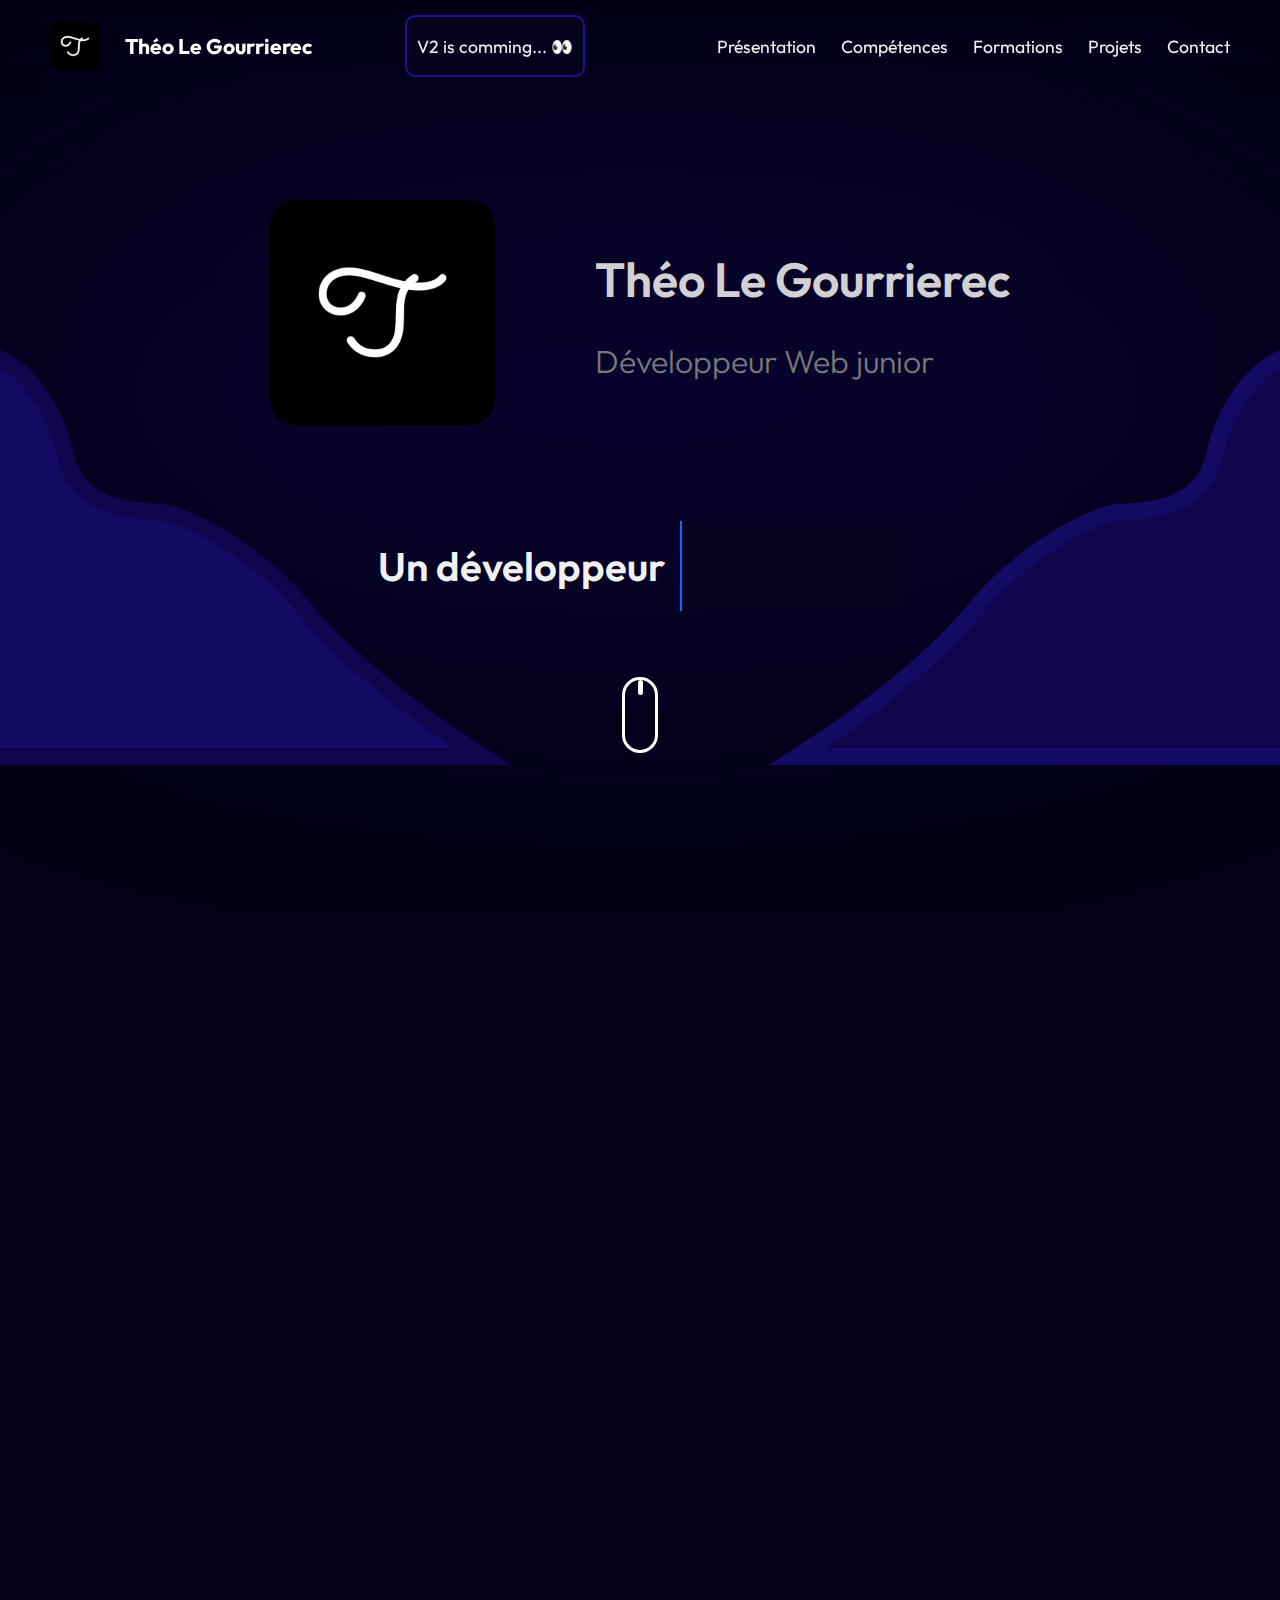
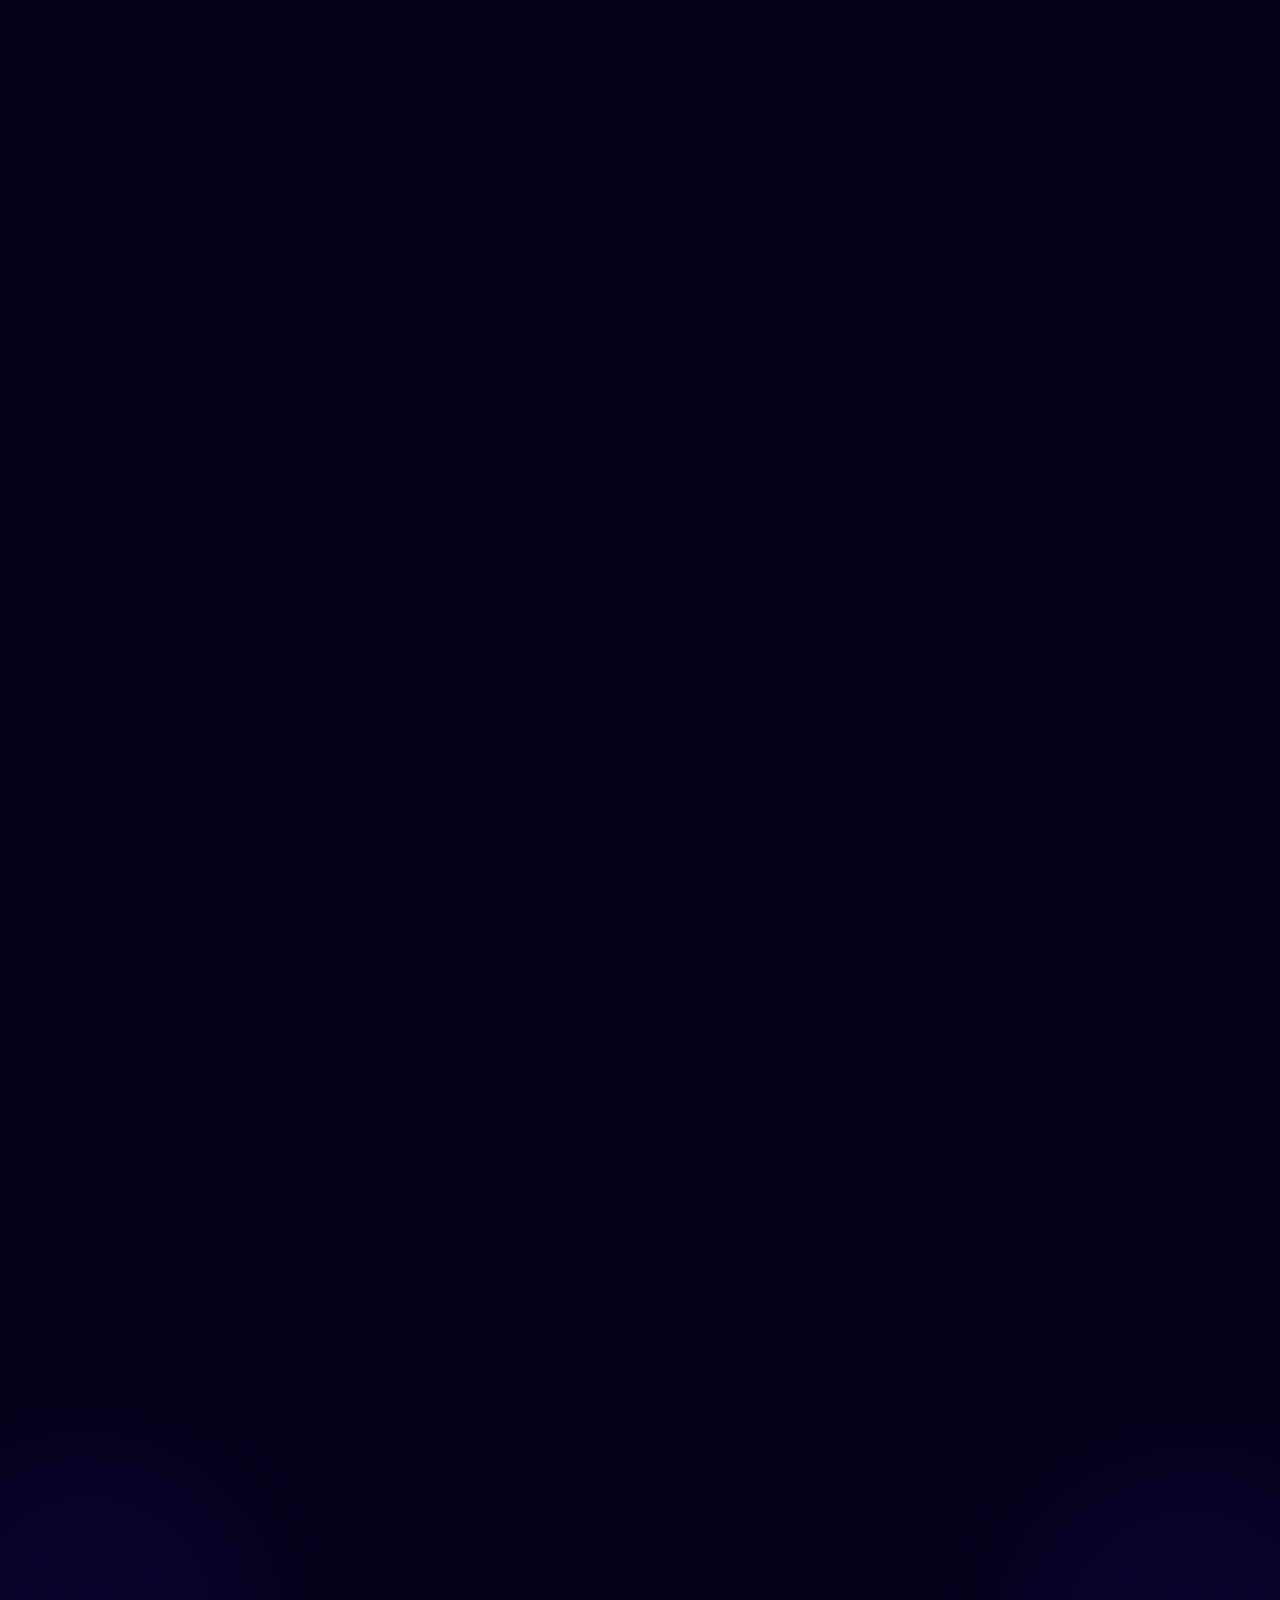
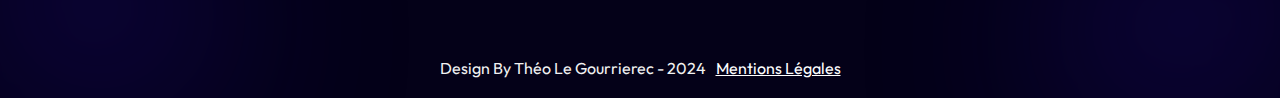
<file: index.html>
<!DOCTYPE html>
<html lang="fr">

<head>
    <meta charset="UTF-8">
    <meta http-equiv="X-UA-Compatible" content="IE=edge">
    <meta name="viewport" content="width=device-width, initial-scale=1.0">
    <meta name="description" content="Découvrez le site web portfolio de Théo Le Gourrierec, étudiant en première année de BUT MMI à Lannion. Présentation, compétences, projets, formations et contacts sont à votre disposition pour en apprendre plus sur moi.">
    <link rel="stylesheet" href="CSS/styles.css">
    <link rel="shortcut icon" href="Assets/accueil/logo.svg">
    <title>Portfolio - Théo Le Gourrierec</title>
</head>

<body>

    <!-- Accueil -->

    <section>

        <nav class="accueil_nav">

            <a class="logo" href="index.html">
                <img src="Assets/accueil/logo.svg" alt="Mon logo">
                <h2>Théo Le Gourrierec</h2>
            </a>

            <div class="v2">
                <p>V2 is comming... 👀</p>
            </div>

            <div class="links">
                <ul>
                    <li><a href="#presentation">Présentation</a></li>
                    <li><a href="#competences">Compétences</a></li>
                    <li><a href="#formations">Formations</a></li>
                    <li><a href="#projets">Projets</a></li>
                    <li><a href="#contact">Contact</a></li>
                </ul>
            </div>

            <img class="menuburger" src="Assets/accueil/menu-burger.svg" alt="Icône de menu burger">
            <img class="cross hide" src="Assets/accueil/cross.svg" alt="Icône de croix">


        </nav>

        <div class="accueil_minibio">

            <img src="Assets/accueil/logo.svg" alt="Mon logo">

            <div class="text">
                <h1>Théo Le Gourrierec</h1>
                <h2>Développeur Web junior</h2>
            </div>

        </div>

        <div class="accueil_typing">
            <div class="static-text">Un développeur</div>
            <ul class="dynamic-text">
                <li><span>passionné</span></li>
                <li><span>motivé</span></li>
                <li><span>polyvalent</span></li>
                <li><span>persévérant</span></li>
            </ul>
        </div>

        <img class="accueil_backblur" src="Assets/accueil/back_blur.svg" alt="">

        <div class="accueil_scroll_border">
            <div class="accueil_scroll_mouse"></div>
        </div>

        <div class="accueil_fond">
            <img src="Assets/accueil/Montagne 1.svg" alt="">
            <img src="Assets/accueil/Montagne 2.svg" alt="">
        </div>

    </section>

    <div class="smooth-scroll-wrapper">
        <div class="content">
    <main>

        <!-- Présentation -->
        <div id="presentation"></div>

        <section class="reveal">

            <div class="titlesec reveal">
                <h2>Présentation</h2>
                <div class="soulignage"></div>
            </div>
            
            <div class="presentation_bio">

                <img src="Assets/presentation/Photos.avif" alt="Photo de Théo Le Gourrierec">

                <div class="text">
                    <h2>Théo Le Gourrierec</h2>

                    <p>Actuellement étudiant en BUT Métiers du multimédia et de l’internet (MMI) à Lannion.
                        Je voudrais devenir développeur web.
                    </p>

                    <p> Polyvalent, motivé et passionné sont mes 3
                        mots-clés qui me représentent personnellement.
                    </p>

                    <p>Passionné par le développement web, j'essaye de m'améliorer de jour en jour pour répondre aux
                        demandes qui me sont
                        exigées.
                    </p>

                    <p>Mon apprentissage continue et ne s’arrêtera pas, bonne visite de mon Portfolio !</p>

                    <a target="_blank" href="Assets/presentation/CV.pdf"><button>Mon CV</button></a>

                </div>
            </div>

        </section>

        <!-- Compétences -->
        <div id="competences"></div>

        <section class="reveal">

            <div class="titlesec reveal">
                <h2>Compétences</h2>
                <div class="soulignage"></div>
            </div>

            <img class="competences_forme_gauche decoration" src="Assets/competences/forme_gauche.svg" alt="">

            <div class="competences_flex">

                <div class="competences_carres">
                    <div class="title">
                        <img src="Assets/competences/devweb.svg" alt="Icône de code">
                        <h3>Dev web</h3>
                    </div>
                    <p>Passionné par l'informatique, depuis longtemps, j'ai vite découvert le développement web ainsi que l'intégration en BUT MMI.
                        J'ai envie de créer des sites web, qu'ils soient statiques ou dynamiques. Je trouve que cette compétence est très enrichissante.
                        Du fait que la plupart des choses se fassent sur Internet maintenant.</p>
                </div>

                <div class="competences_carres">
                    <div class="title">
                        <img src="Assets/competences/design.svg" alt="Icône de plume">
                        <h3>Design UI / UX</h3>
                    </div>
                    <p>Designer un site web, mais aussi une application tout en respectant une belle interface
                        et une meilleure expérience utilisateur quel qu'il soit, c'est ce que nous voyons en MMI grâce
                        des principes de design graphique notamment des maquettes de sites web pour mener au mieux nos créations.</p>
                </div>

                <div class="competences_carres">
                    <div class="title">
                        <img src="Assets/competences/acces.svg" alt="Icône d'accessibilité">
                        <h3>Ergonomie et accessibilité</h3>
                    </div>
                    <p>Avoir un site ergonomique et accessible permet à n'importe quel utilisateur d'utiliser votre site
                        web sans problème. Grâce aux différents outils et techniques apprisent, je serais capable
                        d'améliorer l'ergonomie ainsi que l'accessibilité d'un site web.</p>
                </div>

                <div class="competences_carres">
                    <div class="title">
                        <img src="Assets/competences/marketing.svg" alt="Icône de graphique ">
                        <h3>Marketing</h3>
                    </div>
                    <p>En marketing, je pourrais analyser les sites des concurrents afin d'en tirer une audit complète
                        sur différents thématiques comme le sémantique, l'architecture des informations, l'intensité du
                        traffic du site et plus.</p>
                </div>

                <div class="competences_carres">
                    <div class="title">
                        <img src="Assets/competences/prod.svg" alt="Icône d'appareil photo'">
                        <h3>Prod. Audio visuel</h3>
                    </div>
                    <p>Réaliser des photos et / ou des vidéos pour les inclures dans votre site web. 
                        Illustrer une situation, faire une vidéo promutative, faire des photos de portraits... 
                        Et bien ça j'en suis capable, je veux que tout type de production soit valorisante.</p>
                </div>

                <div class="competences_carres">
                    <div class="title">
                        <img src="Assets/competences/projet.svg" alt="Icône de projet">
                        <h3>Gestion de projet</h3>
                    </div>
                    <p>Un bon projet, c'est aussi une bonne gestion. Avec la formation MMI, j'ai pu apprendre les
                        différents outils et techniques afin d'avoir une bonne gestion pour un avancement éfficace et
                        sans perte de
                        temps.</p>
                </div>
            </div>

            <img class="competences_forme_droite decoration" src="Assets/competences/forme_droite.svg" alt="">

        </section>

        <!-- Formations -->
        <div id="formations"></div>

        <section class="reveal">

            <div class="titlesec reveal">
                <h2>Formations</h2>
                <div class="soulignage"></div>
            </div>

            <img class="formations_progressbar" src="Assets/formations/progressbar.svg"
                alt="Suivi des formations - affichage ordinateur">
            <img class="formations_progressbarmobile" src="Assets/formations/progressbar_mobile.svg"
                alt="Suivi des formations - affichage mobile">
        </section>

        <!-- Projets -->
        <div id="projets"></div>

        <section class="reveal">

            <div class="titlesec reveal">
                <h2>Mes projets</h2>
                <div class="soulignage"></div>
            </div>

            <nav class="projets_categories">
                <ul>
                    <li data-filter="all" class="projets_categories_active projets_categories_info">Tous</li>
                    <li data-filter="web" class="projets_categories_info">Web</li>
                    <li data-filter="prodaudiovisuel" class="projets_categories_info">Prod. Audio et visuel</li>
                    <li data-filter="marketing" class="projets_categories_info">Marketing</li>
                </ul>
            </nav>

            <div class="projets_mesprojets reveal">

                <!-- Seaver -->
                <a class="projets_mesprojets_infos web" href="seaver.html" data-filter="web">
                    <img src="Assets/projets/web/seaver/cover.avif" alt="Seaver">
                    <h3>Seaver</h3>
                    <p>Web Design | Ergonomie</p>
                </a>

                <!-- Site web portfolio -->
                <a class="projets_mesprojets_infos web" href="portfolio.html" data-filter="web">
                    <img src="Assets/projets/web/portfolio/cover.avif" alt="Couverture Portfolio">
                    <h3>Portfolio</h3>
                    <p>Web | UI / UX</p>
                </a>

                <!-- Kult' -->
                <a class="projets_mesprojets_infos web" href="kult.html" data-filter="web">
                    <img src="Assets/projets/web/kult/cover.avif" alt="Couverture Kult">
                    <h3>Kult'</h3>
                    <p>UI / UX</p>
                </a>

                <!-- Pokéco -->
                <a class="projets_mesprojets_infos web" href="pokeco.html" data-filter="web">
                    <img src="Assets/projets/web/pokeco/cover.avif" alt="Pokéco">
                    <h3>Pokéco - Gestion de pokémon</h3>
                    <p>Web</p>
                </a>

                <!-- Tutoriel GODOX -->
                <a class="projets_mesprojets_infos prodaudiovisuel" href="godox.html" data-filter="prodaudiovisuel">
                    <img src="Assets/projets/audiovisuel/godox/cover.avif" alt="Godox Light">
                    <h3>Tutoriel vidéo - GODOX Light</h3>
                    <p>Prod. Audio et visuel</p>
                </a>

                <!-- Photos et son pour l'IUT -->
                <a class="projets_mesprojets_infos prodaudiovisuel" href="photosetsons.html" data-filter="prodaudiovisuel">
                    <img src="Assets/projets/audiovisuel/photosetsons/cover.avif" alt="Photo du batiment 12 de l'IUT">
                    <h3>Photos et sons pour l'IUT</h3>
                    <p>Prod. Audio et visuel</p>
                </a>

                <!-- Audit Loxam -->
                <a class="projets_mesprojets_infos marketing" href="loxam.html" data-filter="marketing">
                    <img src="Assets/projets//marketing/loxam/cover.avif" alt="Couverture Loxam">
                    <h3>Audit du site web de Loxam</h3>
                    <p>Marketing</p>
                </a>

            </div>

        </section>

        <!-- Contact -->
        <div id="contact"></div>

        <section class="reveal">

            <div class="titlesec reveal">
                <h2>Contact</h2>
                <div class="soulignage"></div>
            </div>

            <img class="contact_forme_gauche decoration" src="Assets/contact/fond_g.svg" alt="">

            <form class="contact_form" action="https://api.web3forms.com/submit" method="POST">
                
                <input type="hidden" name="access_key" value="215b9bbb-9a73-4631-8813-37ae05deb380">
                
                <label for="prenom">Nom et prénom :</label>
                <input type="text" id="prenom" name="name" required>

                <label for="email">Email :</label>
                <input type="email" id="email" name="email" required>

                <label for="objet">Objet :</label>
                <input type="text" id="objet" name="subject" required>

                <label for="message">Message :</label>
                <textarea id="message" name="message" rows="6" required></textarea>

                <button type="submit">Envoyer</button>
                <input type="hidden" name="redirect" value="https://web3forms.com/success">
            </form>

            <img class="contact_forme_droite decoration" src="Assets/contact/fond_d.svg" alt="">

        </section>

        <!-- Réseaux -->

        <section class="reveal">

            <div class="titlesec reveal">
                <h2>Mais aussi par</h2>
                <div class="soulignage"></div>
            </div>

            <div class="reseaux_mesreseaux">
                <!-- LinkeDin -->
                <a target="_blank" href="https://www.linkedin.com/in/theolegourrierec/">
                    <img src="Assets/reseaux/linkedin.png" alt="Logo Linkedin">
                    <h3>LinkeDin</h3>
                </a>

                <!-- Mail -->
                <a target="_blank" href="mailto:contact@theolegourrierec.fr">
                    <img src="Assets/reseaux/mail.png" alt="Logo de mail">
                    <h3 id="reseaux_mail">Par Email</h3>
                </a>
            </div>

        </section>

        <div class="reseaux_formes">
            <img class="decoration" src="Assets/reseaux/forme_g.svg" alt="">
            <img class="decoration" src="Assets/reseaux/forme_d.svg" alt="">
        </div>

        <p class="motdefin">Design By Théo Le Gourrierec - 2024<span><a class="mentionslegalesspan" href="mentionslegales.html">Mentions Légales</a></span></p>
    </main>
</div>
    <script defer src="JS/menu_burger.js"></script>
    <script defer src="https://code.jquery.com/jquery-3.6.3.js" integrity="sha256-nQLuAZGRRcILA+6dMBOvcRh5Pe310sBpanc6+QBmyVM=" crossorigin="anonymous"></script>
    <script defer src="JS/projects_active.js"></script>
    <script defer src="JS/scroll_animation.js"></script>
    <!-- <script>
        const body = document.body,
            scrollWrap = document.getElementsByClassName("smooth-scroll-wrapper")[0],
            height = scrollWrap.getBoundingClientRect().height - 1,
            speed = 0.04;

        var offset = 0;

        body.style.height = (height) + "px";

        function smoothScroll() {
            offset += (window.pageYOffset - offset) * speed;

            var scroll = "translateY(-" + offset + "px) translateZ(0)";
            scrollWrap.style.transform = scroll;

            callScroll = requestAnimationFrame(smoothScroll);
        }

        smoothScroll();
    </script> -->
</body>

</html>
</file>
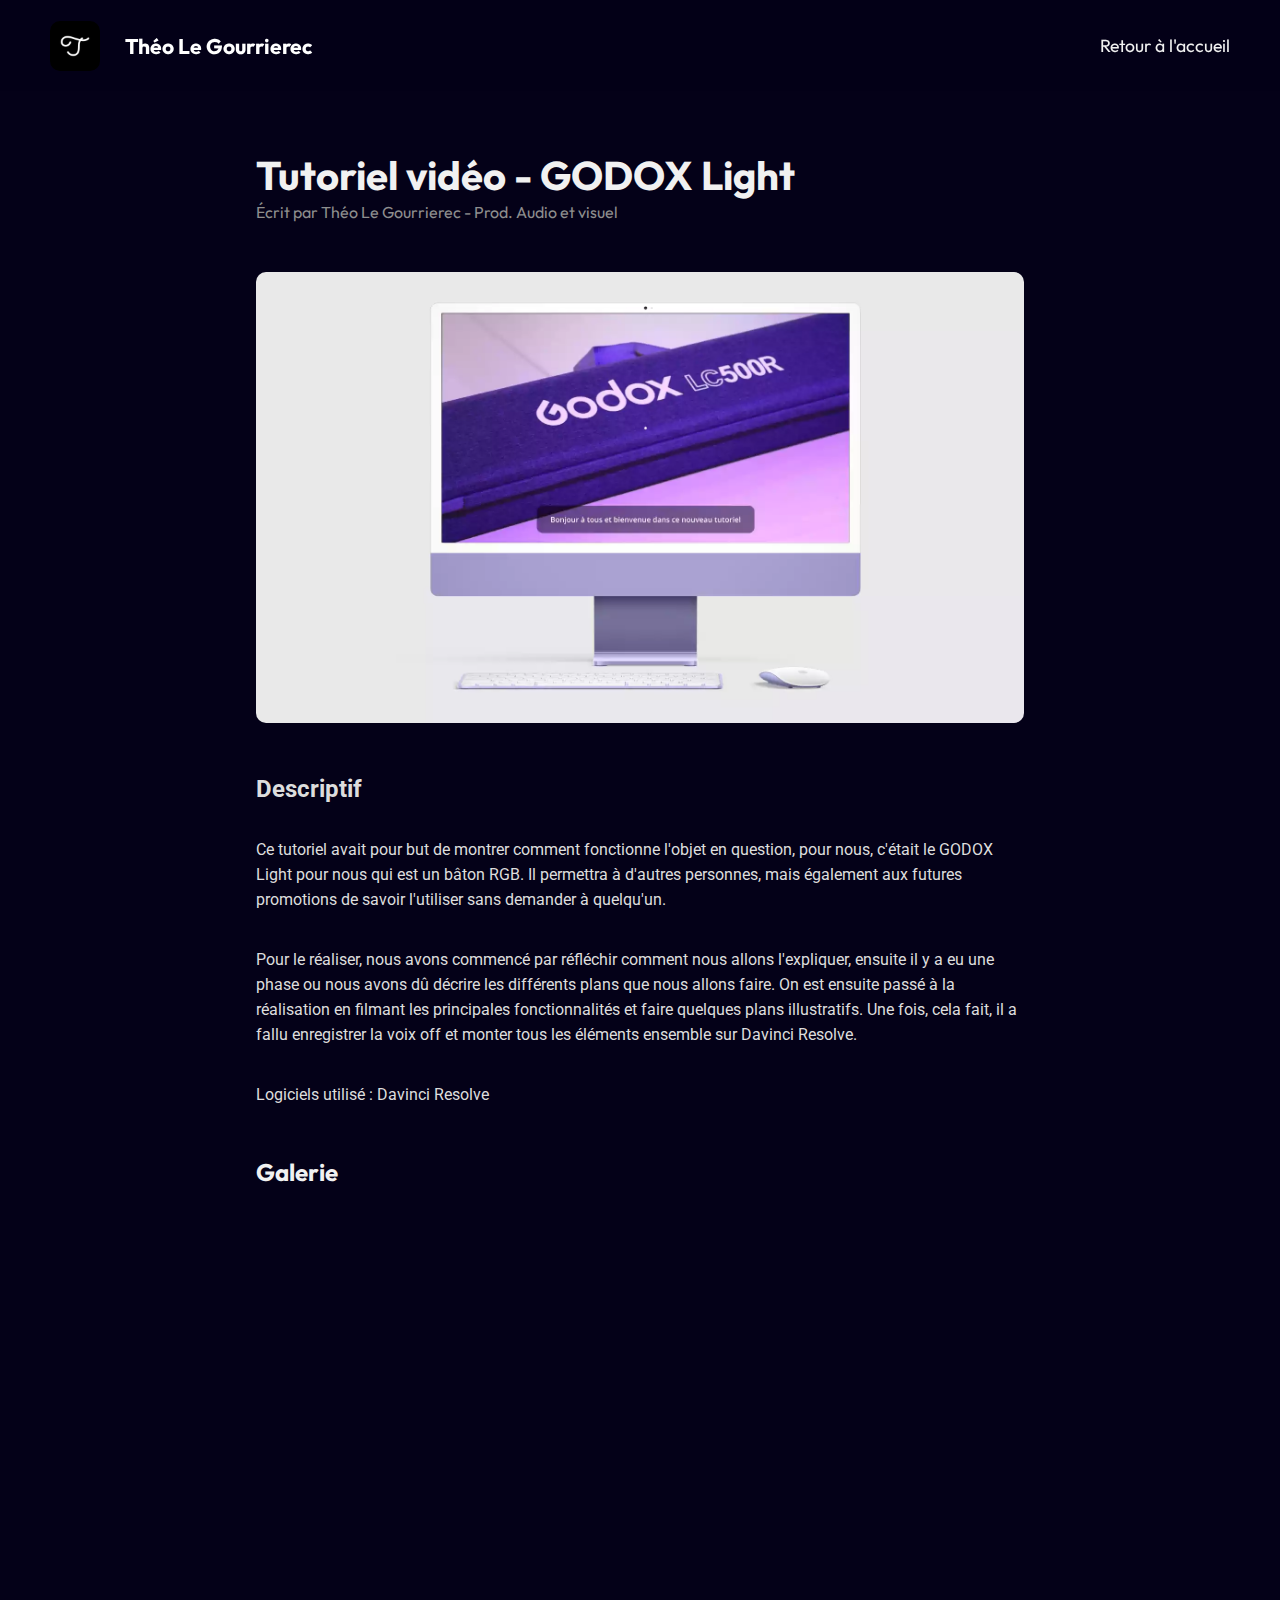
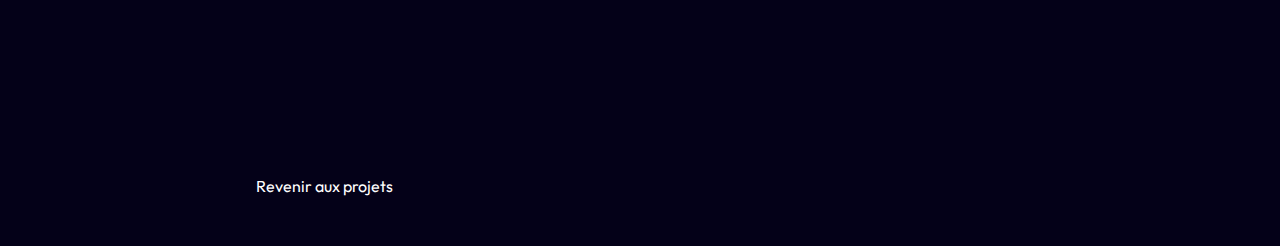
<file: godox.html>
<!DOCTYPE html>
<html lang="fr">

<head>
    <meta charset="UTF-8">
    <meta http-equiv="X-UA-Compatible" content="IE=edge">
    <meta name="viewport" content="width=device-width, initial-scale=1.0">
    <meta name="description" content="Matière : Production Audio Visuel - Tutoriel vidéo sur le GODOX LIGHT">
    <link rel="stylesheet" href="CSS/styles.css">
    <link rel="shortcut icon" href="Assets/accueil/logo.svg">
    <title>Portfolio - Théo Le Gourrierec</title>
</head>

<body>

    <!-- Accueil -->

    <section class="accueil" id="accueil">

        <nav class="accueil_nav">

            <a class="logo" href="index.html">
                <img src="Assets/accueil/logo.svg" alt="Mon logo">
                <h2>Théo Le Gourrierec</h2>
            </a>

            <div class="links">
                <ul>
                    <li><a class="text" href="index.html">Retour à l'accueil</a></li>
                </ul>
            </div>

            <img class="menuburger" src="Assets/accueil/menu-burger.svg" alt="Icône de menu burger">
            <img class="cross hide" src="Assets/accueil/cross.svg" alt="Icône de croix">

        </nav>

    </section>

    <!-- Contenu -->

    <main class="projets_main">

        <section class="contenu">
            <div class="titres">
                <h1>Tutoriel vidéo - GODOX Light</h1>
                <p>Écrit par Théo Le Gourrierec - Prod. Audio et visuel</p>
            </div>

            <img src="Assets/projets/audiovisuel/godox/mockup.webp" alt="Mockup de la vidéo">

            <div class="texts">

                <h2>Descriptif</h2>

                <p>Ce tutoriel avait pour but de montrer comment fonctionne l'objet en question, pour nous, c'était le
                    GODOX Light pour nous qui est un bâton RGB. Il permettra à d'autres personnes, mais également aux
                    futures promotions de savoir l'utiliser sans demander à quelqu'un.
                </p>

                <p>Pour le réaliser, nous avons commencé par réfléchir comment nous allons l'expliquer, ensuite il y a
                    eu une phase ou nous avons dû décrire les différents plans que nous allons faire. On est ensuite
                    passé à la réalisation en filmant les principales fonctionnalités et faire quelques plans
                    illustratifs. Une fois, cela fait, il a fallu enregistrer la voix off et monter tous les éléments
                    ensemble sur Davinci Resolve.
                </p>

                <p>Logiciels  utilisé : Davinci Resolve</p>

            </div>

            <div class="galerie">
                <h2>Galerie</h2>
                <iframe width="100%" height="515" src="https://www.youtube.com/embed/a5LT_ErSwXc"
                    title="YouTube video player" frameborder="0"
                    allow="accelerometer; autoplay; clipboard-write; encrypted-media; gyroscope; picture-in-picture; web-share"
                    allowfullscreen>
                </iframe>
            </div>

            <a class="retour" href="index.html#projets">Revenir aux projets</a>

        </section>
    </main>
    <script defer src="JS/menu_burger.js"></script>
</body>
</html>
</file>
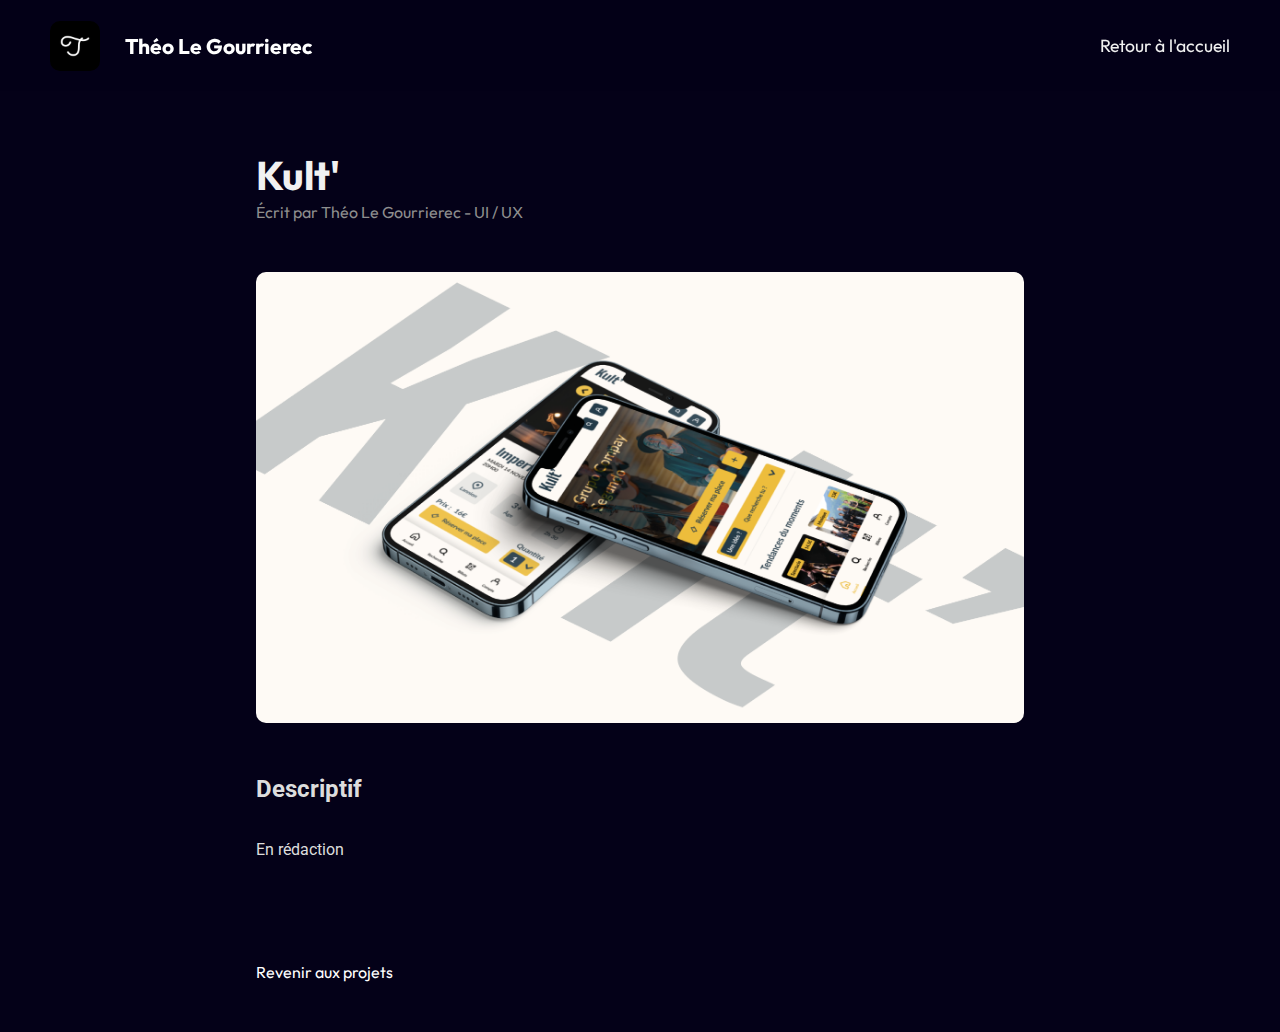
<file: kult.html>
<!DOCTYPE html>
<html lang="fr">

<head>
    <meta charset="UTF-8">
    <meta http-equiv="X-UA-Compatible" content="IE=edge">
    <meta name="viewport" content="width=device-width, initial-scale=1.0">
    <meta name="description" content="Matière : Intégration et Développemet Web - Construction de son site web portfolio pour avoir une présence en ligne.">
    <link rel="stylesheet" href="CSS/styles.css">
    <link rel="shortcut icon" href="Assets/accueil/logo.svg">
    <title>Portfolio - Théo Le Gourrierec</title>
</head>

<body>

    <!-- Accueil -->

    <section class="accueil" id="accueil">

        <nav class="accueil_nav">

            <a class="logo" href="index.html">
                <img src="Assets/accueil/logo.svg" alt="Mon logo">
                <h2>Théo Le Gourrierec</h2>
            </a>

            <div class="links">
                <ul>
                    <li><a class="text" href="index.html">Retour à l'accueil</a></li>
                </ul>
            </div>

            <img class="menuburger" src="Assets/accueil/menu-burger.svg" alt="Icône de menu burger">
            <img class="cross hide" src="Assets/accueil/cross.svg" alt="Icône de croix">

        </nav>

    </section>

    <!-- Contenu -->

    <main class="projets_main">

        <section class="contenu">
            <div class="titres">
                <h1>Kult'</h1>
                <p>Écrit par Théo Le Gourrierec - UI / UX</p>
            </div>

            <img src="Assets/projets/web/kult/mockup.webp" alt="Image de la web app Kult">

            <div class="texts">

                <h2>Descriptif</h2>

                <p>En rédaction 
                </p>

                <p>
                </p>

                <p>
                </p>


            </div>

            <a class="retour" href="index.html#projets">Revenir aux projets</a>

        </section>
    </main>
    <script defer src="JS/menu_burger.js"></script>
</body>
</html>
</file>
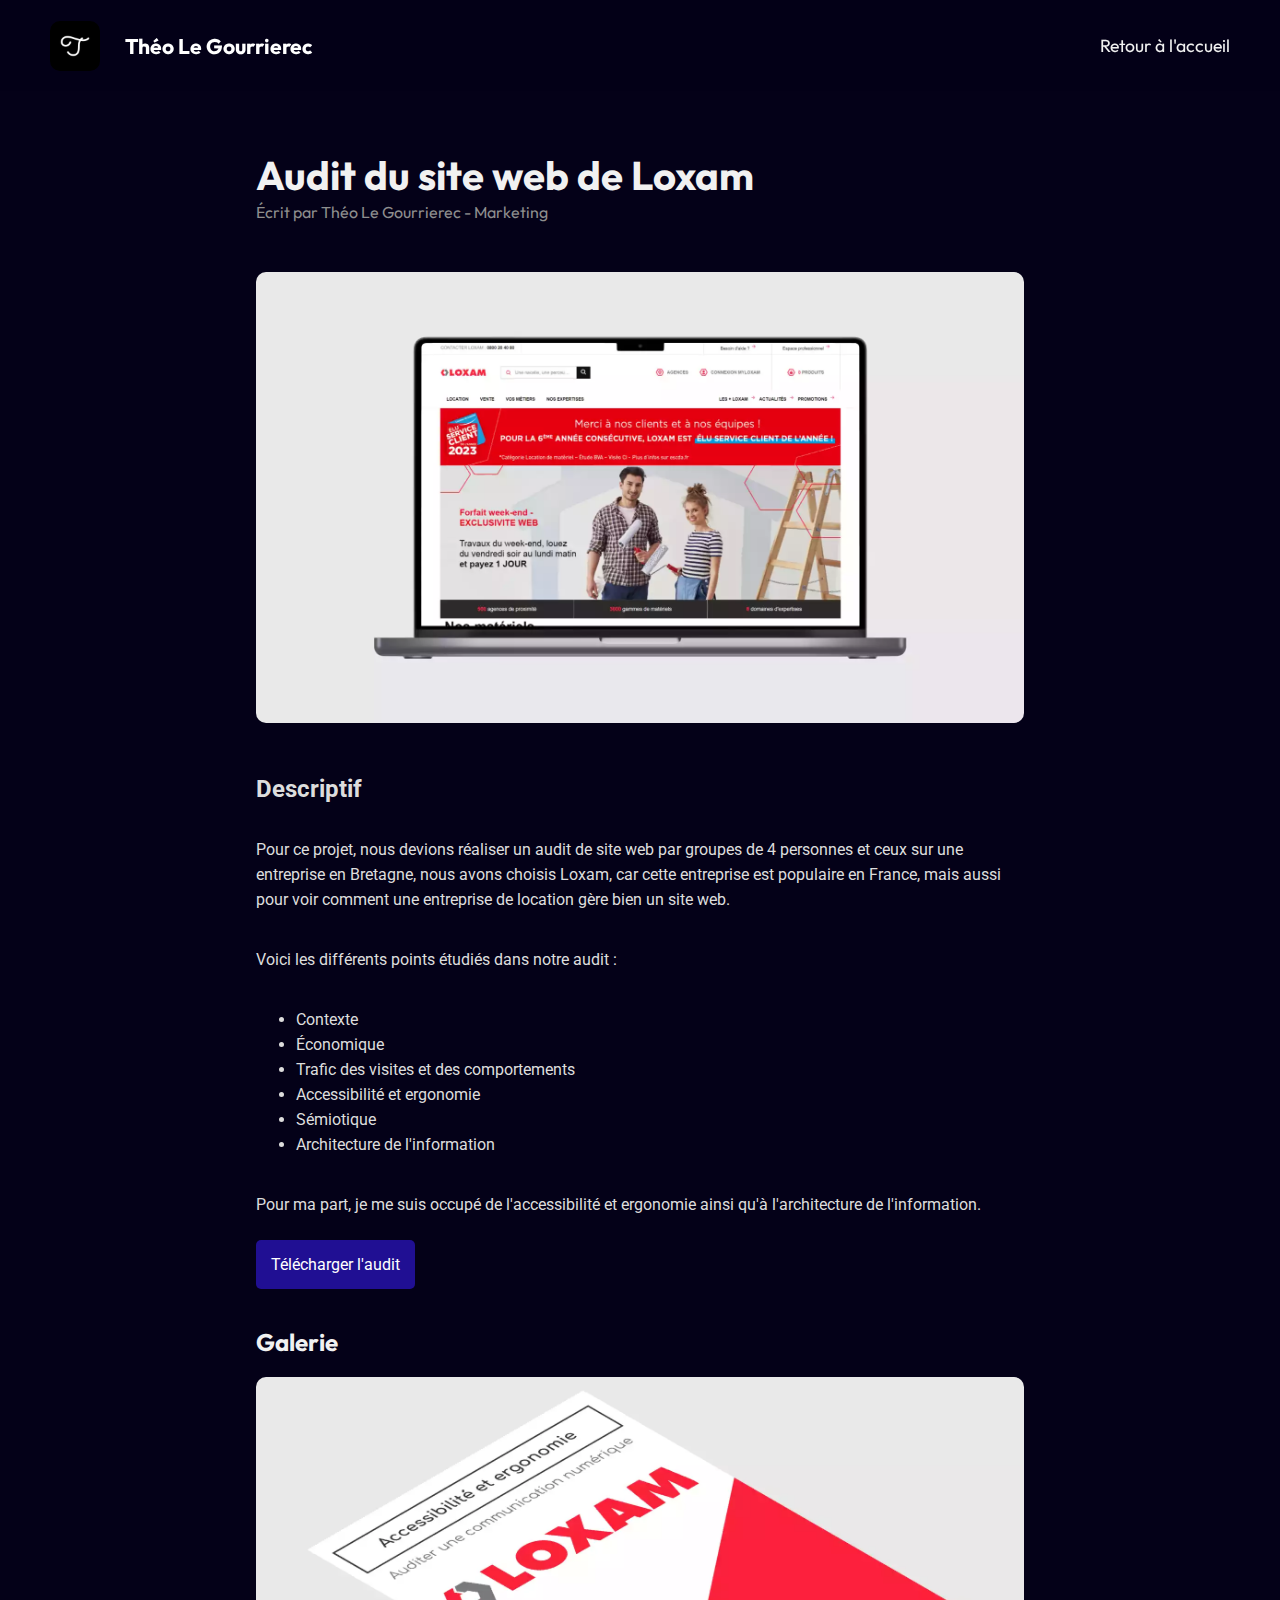
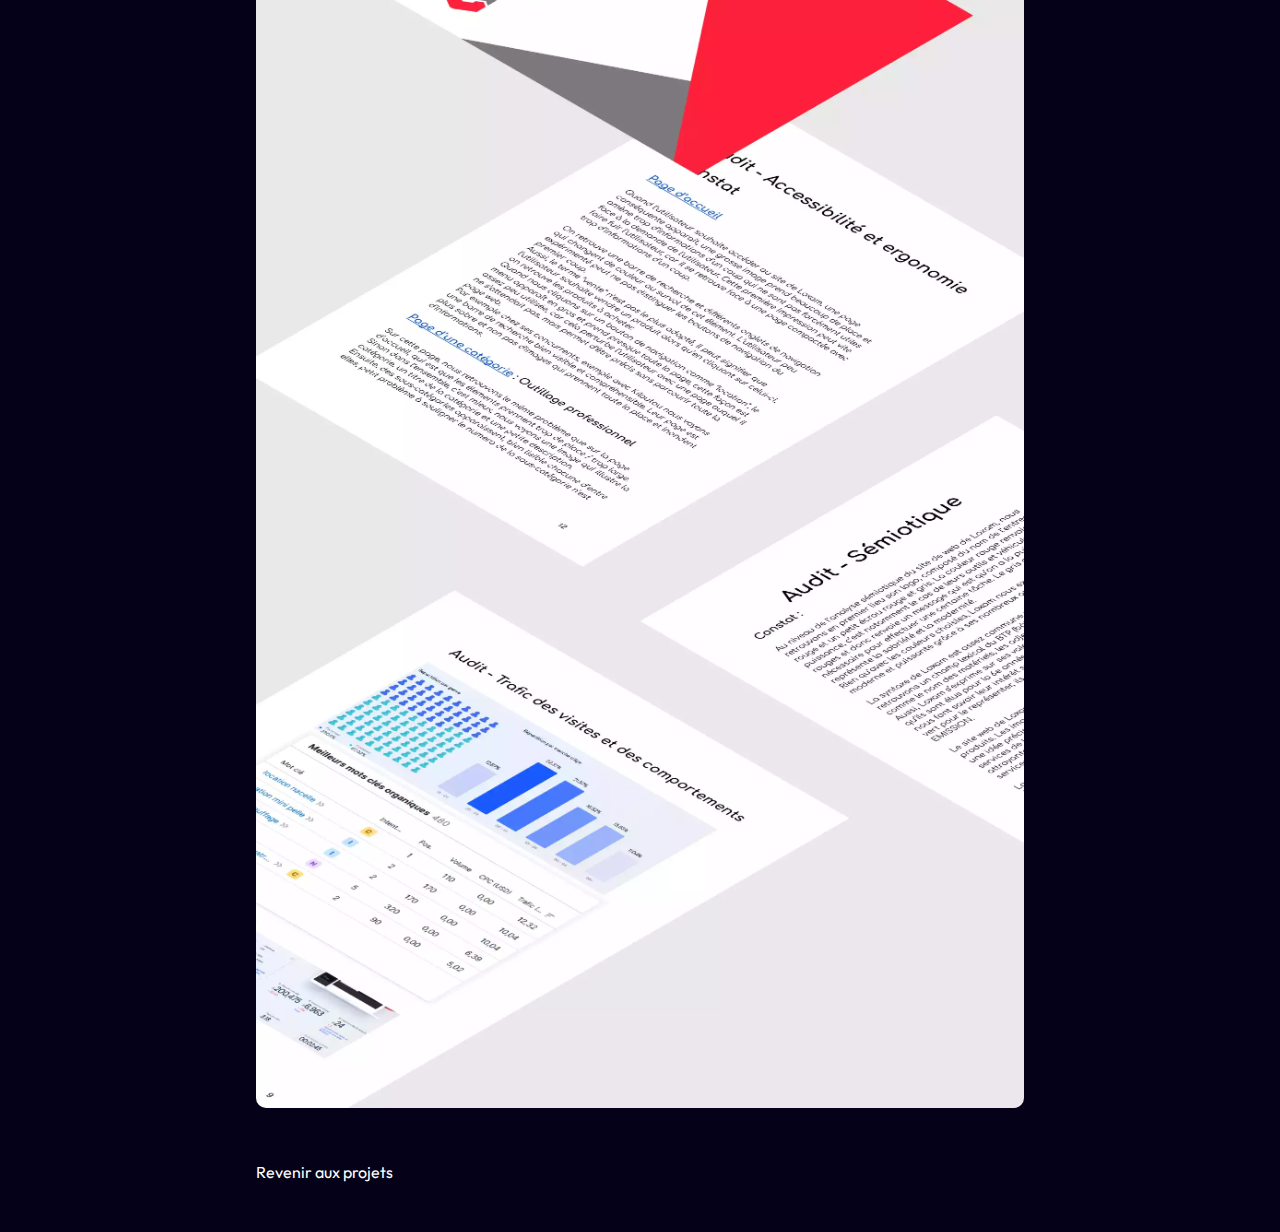
<file: loxam.html>
<!DOCTYPE html>
<html lang="fr">

<head>
    <meta charset="UTF-8">
    <meta http-equiv="X-UA-Compatible" content="IE=edge">
    <meta name="viewport" content="width=device-width, initial-scale=1.0">
    <meta name="description" content="Matière : Marketing - Audit du site web de l'entreprise Loxam sur les points suivant : Contexte / Économique / Trafic des visites et des comportements / Accessibilité et ergonomie / Sémiotique / Architecture de l'information. ">
    <link rel="stylesheet" href="CSS/styles.css">
    <link rel="shortcut icon" href="Assets/accueil/logo.svg">
    <title>Portfolio - Théo Le Gourrierec</title>
</head>

<body>

    <!-- Accueil -->

    <section class="accueil" id="accueil">

        <nav class="accueil_nav">

            <a class="logo" href="index.html">
                <img src="Assets/accueil/logo.svg" alt="Mon logo">
                <h2>Théo Le Gourrierec</h2>
            </a>

            <div class="links">
                <ul>
                    <li><a class="text" href="index.html">Retour à l'accueil</a></li>
                </ul>
            </div>

            <img class="menuburger" src="Assets/accueil/menu-burger.svg" alt="Icône de menu burger">
            <img class="cross hide" src="Assets/accueil/cross.svg" alt="Icône de croix">

        </nav>

    </section>

    
    <!-- Contenu -->

    <main class="projets_main">

        <section class="contenu">
            <div class="titres">
                <h1>Audit du site web de Loxam</h1>
                <p>Écrit par Théo Le Gourrierec - Marketing</p>
            </div>

            <img src="Assets/projets/marketing/loxam/mockup.webp" alt="Mockup du site Loxam.fr">

            <div class="texts">

                <h2>Descriptif</h2>
                
                <p>
                    Pour ce projet, nous devions réaliser un audit de site web par groupes de 4 personnes et ceux sur
                    une entreprise en Bretagne, nous avons choisis Loxam, car cette entreprise est populaire en France,
                    mais aussi pour voir comment une entreprise de location gère bien un site web.
                </p>

                <p>Voici les différents points étudiés dans notre audit :</p>
                <ul>
                    <li>Contexte</li>
                    <li>Économique</li>
                    <li>Trafic des visites et des comportements</li>
                    <li>Accessibilité et ergonomie</li>
                    <li>Sémiotique</li>
                    <li>Architecture de l'information</li>
                </ul>

                <p>Pour ma part, je me suis occupé de l'accessibilité et ergonomie ainsi qu'à l'architecture de
                    l'information.
                </p>

                <a href="Assets/projets/marketing/loxam/audit.pdf" target="_blank">Télécharger l'audit</a>

            </div>

            <div class="galerie">
                <h2>Galerie</h2>
                <img src="Assets/projets/marketing/loxam/pages.webp" alt="Pages de l'audit">
            </div>

            <a class="retour" href="index.html#projets">Revenir aux projets</a>

        </section>
    </main>
    <script defer src="JS/menu_burger.js"></script>
</body>
</html>
</file>
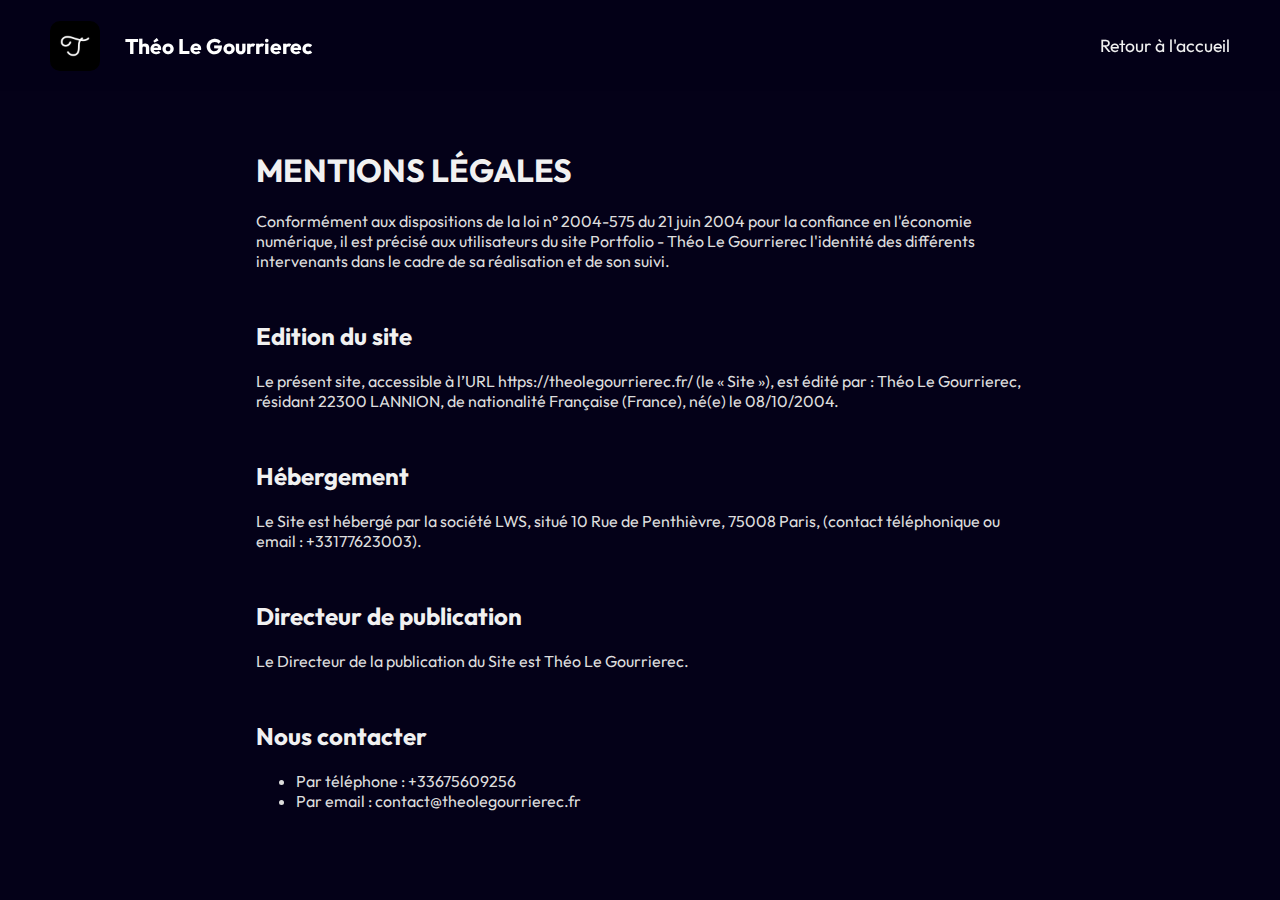
<file: mentionslegales.html>
<!DOCTYPE html>
<html lang="fr">

<head>
    <meta charset="UTF-8">
    <meta http-equiv="X-UA-Compatible" content="IE=edge">
    <meta name="viewport" content="width=device-width, initial-scale=1.0">
    <meta name="description" content="Mentions légales du site">
    <link rel="stylesheet" href="CSS/styles.css">
    <link rel="shortcut icon" href="Assets/accueil/logo.svg">
    <title>Portfolio - Théo Le Gourrierec</title>
</head>

<body>

    <!-- Accueil -->

    <section class="accueil" id="accueil">

        <nav class="accueil_nav">

            <a class="logo" href="index.html">
                <img src="Assets/accueil/logo.svg" alt="Mon logo">
                <h2>Théo Le Gourrierec</h2>
            </a>

            <div class="links">
                <ul>
                    <li><a class="text" href="index.html">Retour à l'accueil</a></li>
                </ul>
            </div>

            <img class="menuburger" src="Assets/accueil/menu-burger.svg" alt="Icône de menu burger">
            <img class="cross hide" src="Assets/accueil/cross.svg" alt="Icône de croix">

        </nav>

    </section>

    <!-- Contenu -->

    <main class="mentionslegales">
        <div class="sectionlegales">
            <h1>MENTIONS LÉGALES</h1>
            <p>Conformément aux dispositions de la loi n° 2004-575 du 21 juin 2004 pour la confiance en l'économie
            numérique, il est précisé aux utilisateurs du site Portfolio - Théo Le Gourrierec l'identité des différents
            intervenants dans le cadre de sa réalisation et de son suivi.
            </p>
        </div>
        

        <div class="sectionlegales">
            <h2>Edition du site </h2>
            <p>Le présent site, accessible à l’URL https://theolegourrierec.fr/ (le « Site »), est édité par : Théo Le Gourrierec, résidant 22300 LANNION, de nationalité Française (France), né(e) le 08/10/2004. </p>
        </div>
        
        
        <div class="sectionlegales">
            <h2>Hébergement</h2>
            <p>Le Site est hébergé par la société LWS, situé 10 Rue de Penthièvre, 75008 Paris, (contact téléphonique ou email : +33177623003).</p>
        </div>
        
        <div class="sectionlegales">
            <h2>Directeur de publication</h2>
            <p>Le Directeur de la publication du Site est Théo Le Gourrierec.</p>
        </div>
        
        <div class="sectionlegales"><h2>Nous contacter</h2>
            <ul>
                <li>Par téléphone : +33675609256</li>
                <li>Par email : contact@theolegourrierec.fr</li>
            </ul>
        </div>
    
    </main>

    <script defer src="JS/menu_burger.js"></script>
</body>
</html>
</file>
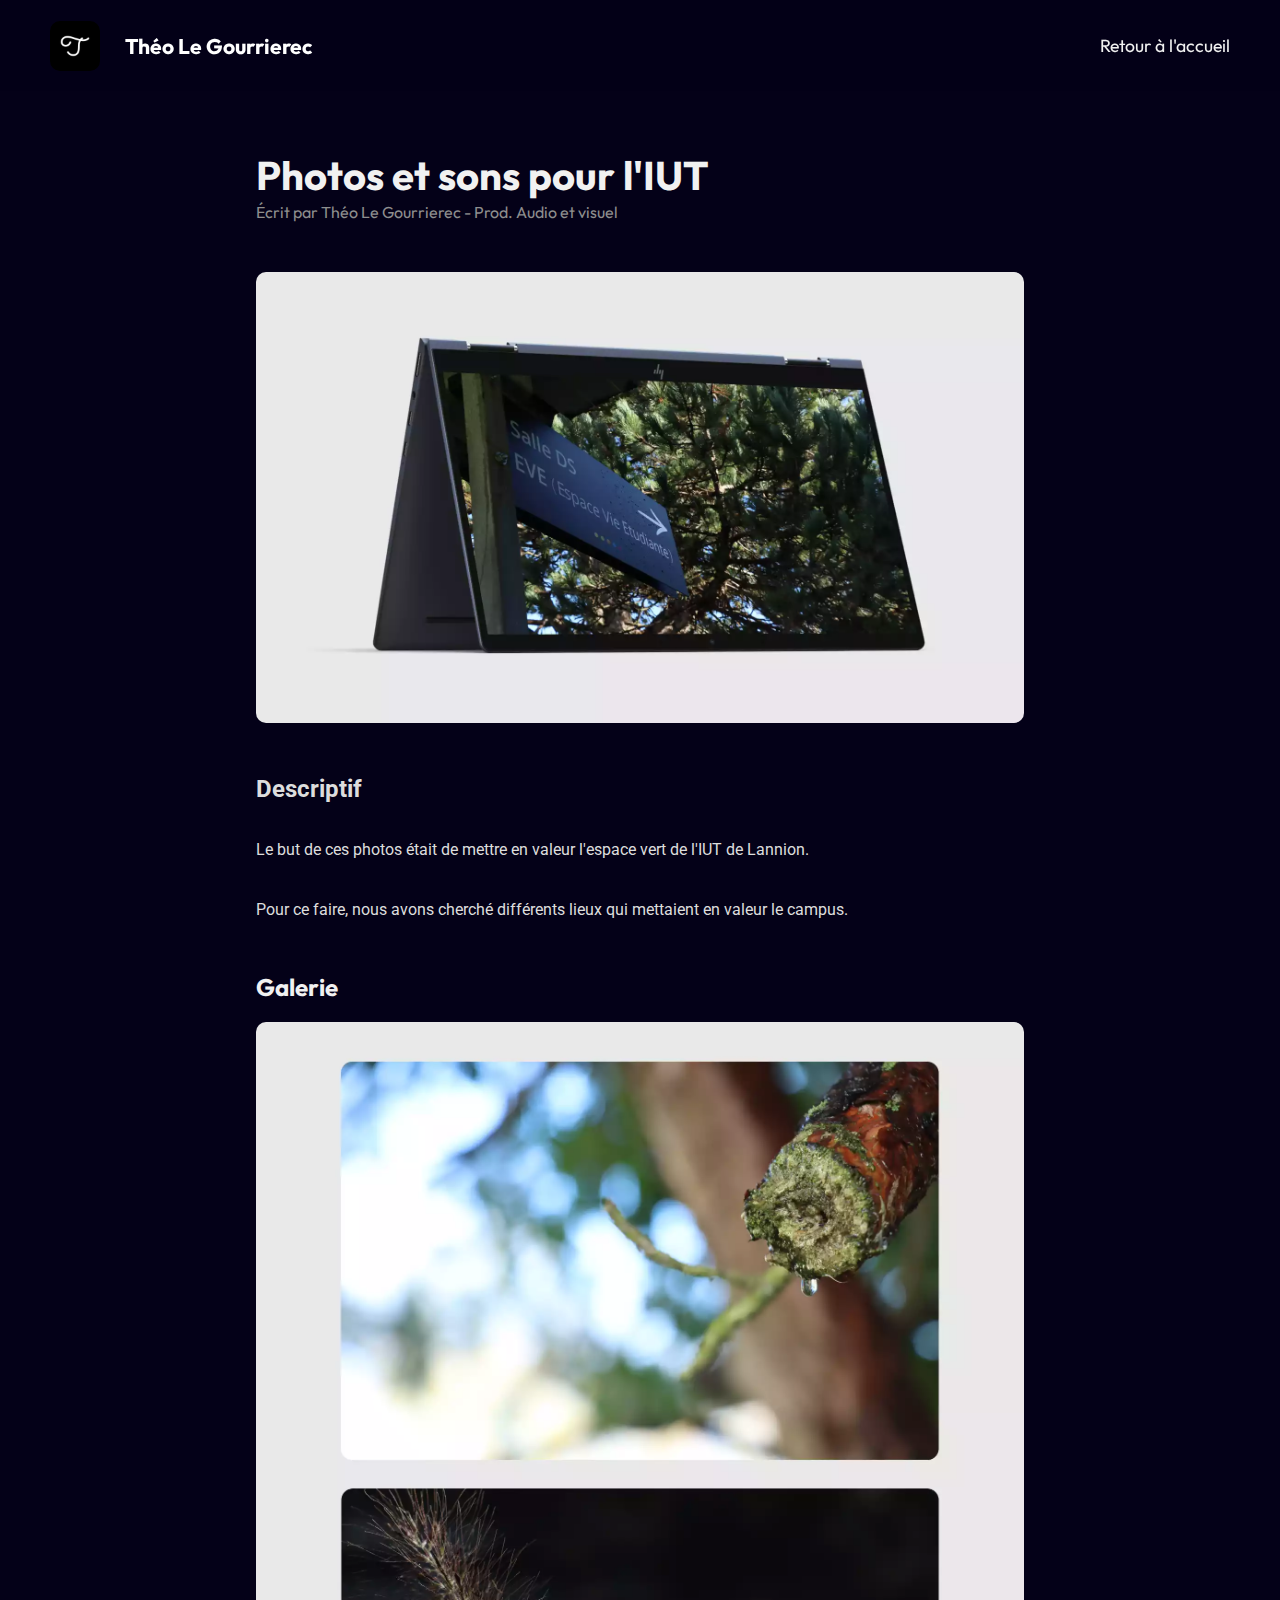
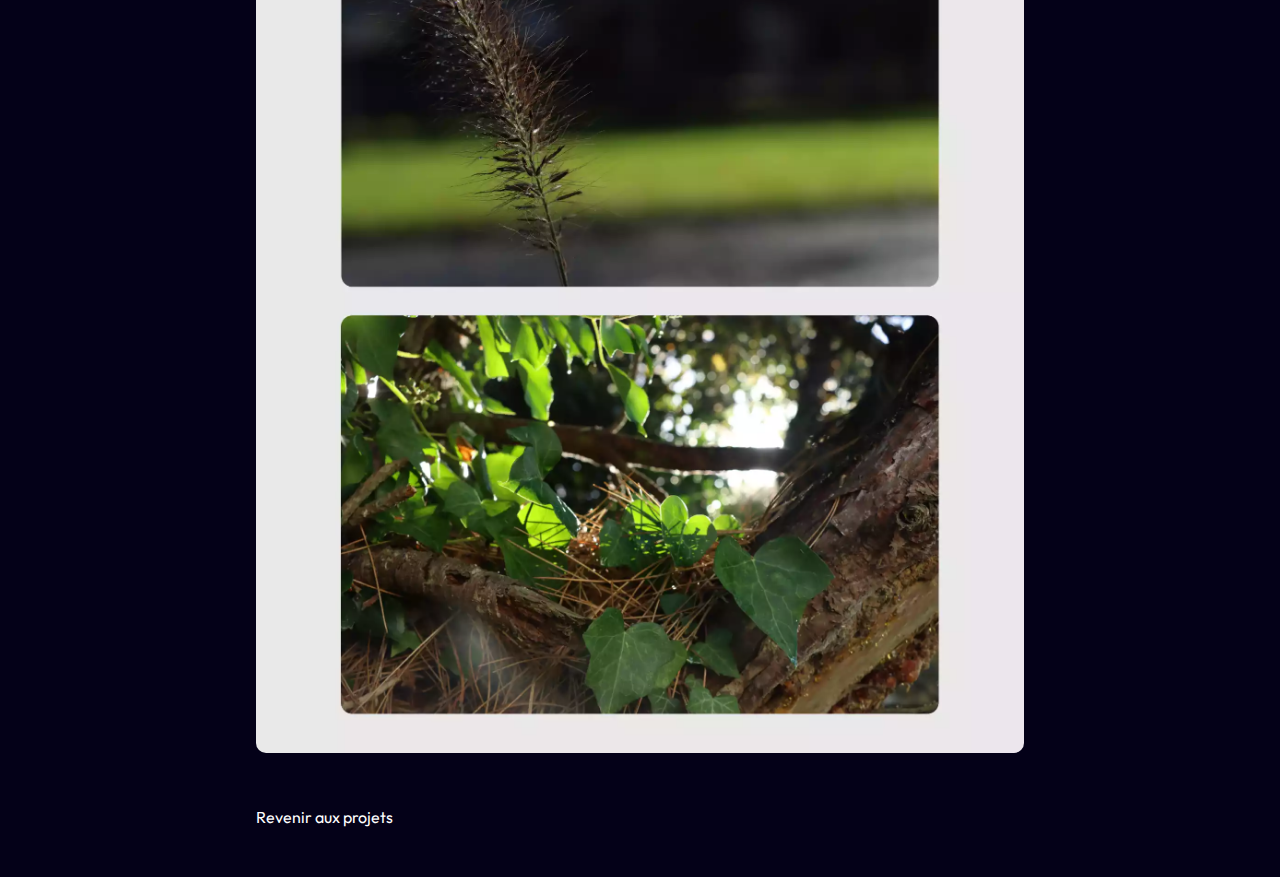
<file: photosetsons.html>
<!DOCTYPE html>
<html lang="fr">

<head>
    <meta charset="UTF-8">
    <meta http-equiv="X-UA-Compatible" content="IE=edge">
    <meta name="viewport" content="width=device-width, initial-scale=1.0">
    <meta name="description" content="Matière : Production Audio Visuel - Réalisation de photos et sons sur les espaces vert de l'IUT de Lannion pour les portes ouvertes.">
    <link rel="stylesheet" href="CSS/styles.css">
    <link rel="shortcut icon" href="Assets/accueil/logo.svg">
    <title>Portfolio - Théo Le Gourrierec</title>
</head>

<body>

    <!-- Accueil -->

    <section class="accueil" id="accueil">

        <nav class="accueil_nav">

            <a class="logo" href="index.html">
                <img src="Assets/accueil/logo.svg" alt="Mon logo">
                <h2>Théo Le Gourrierec</h2>
            </a>

            <div class="links">
                <ul>
                    <li><a class="text" href="index.html">Retour à l'accueil</a></li>
                </ul>
            </div>

            <img class="menuburger" src="Assets/accueil/menu-burger.svg" alt="Icône de menu burger">
            <img class="cross hide" src="Assets/accueil/cross.svg" alt="Icône de croix">

        </nav>

    </section>

    <!-- Contenu -->

    <main class="projets_main">

        <section class="contenu">
            <div class="titres">
                <h1>Photos et sons pour l'IUT</h1>
                <p>Écrit par Théo Le Gourrierec - Prod. Audio et visuel</p>
            </div>

            <img src="Assets/projets/audiovisuel/photosetsons/mockup.webp" alt="Photos de l'espace vert">

            <div class="texts">

                <h2>Descriptif</h2>
                
                <p>Le but de ces photos était de mettre en valeur l'espace vert de l'IUT de Lannion.</p>
                <p>Pour ce faire, nous avons cherché différents lieux qui mettaient en valeur le campus.</p>
                
            </div>

            <div class="galerie">
                <h2>Galerie</h2>
                <img src="Assets/projets/audiovisuel/photosetsons/pages.webp" alt="Différentes photos prises">
            </div>

            <a class="retour" href="index.html#projets">Revenir aux projets</a>
            
        </section>
    </main>
    <script defer src="JS/menu_burger.js"></script>
</body>
</html>
</file>
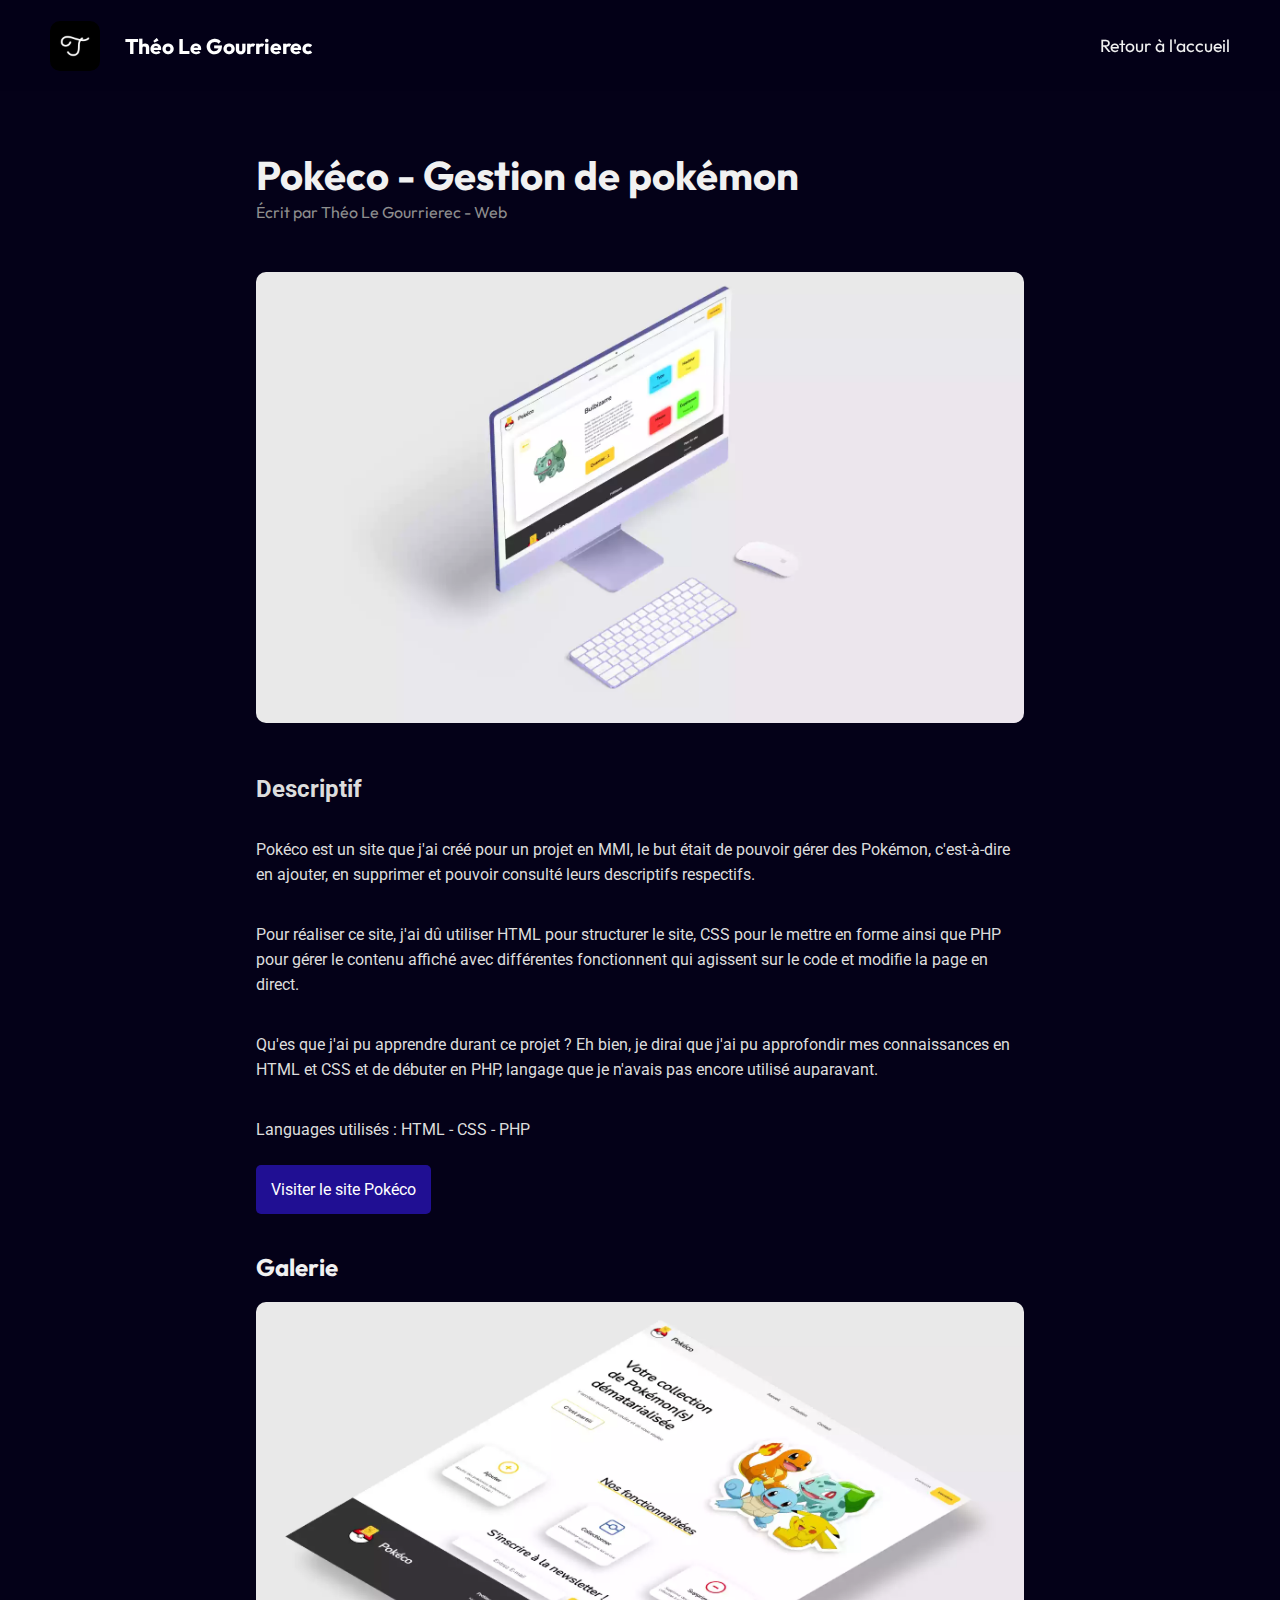
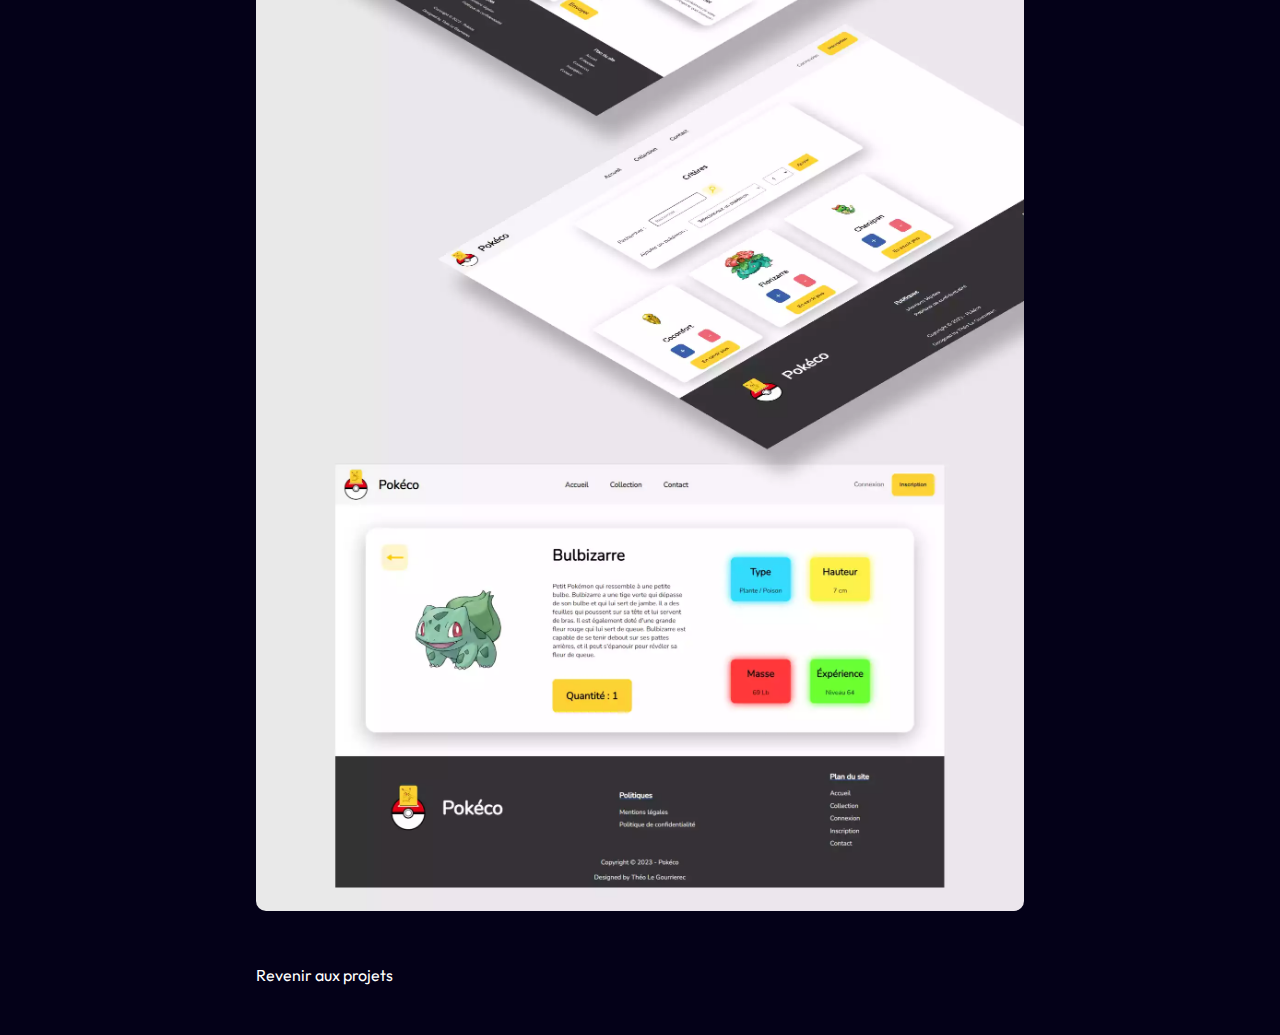
<file: pokeco.html>
<!DOCTYPE html>
<html lang="fr">

<head>
    <meta charset="UTF-8">
    <meta http-equiv="X-UA-Compatible" content="IE=edge">
    <meta name="viewport" content="width=device-width, initial-scale=1.0">
    <meta name="description" content="Matière : Développemet Web - Réalisation d'un site web de gestion de pokémon intéractif.">
    <link rel="stylesheet" href="CSS/styles.css">
    <link rel="shortcut icon" href="Assets/accueil/logo.svg">
    <title>Portfolio - Théo Le Gourrierec</title>
</head>

<body>

    <!-- Accueil -->

    <section class="accueil" id="accueil">

        <nav class="accueil_nav">

            <a class="logo" href="index.html">
                <img src="Assets/accueil/logo.svg" alt="Mon logo">
                <h2>Théo Le Gourrierec</h2>
            </a>

            <div class="links">
                <ul>
                    <li><a class="text" href="index.html">Retour à l'accueil</a></li>
                </ul>
            </div>

            <img class="menuburger" src="Assets/accueil/menu-burger.svg" alt="Icône de menu burger">
            <img class="cross hide" src="Assets/accueil/cross.svg" alt="Icône de croix">

        </nav>

    </section>

    <!-- Contenu -->

    <main class="projets_main">

        <section class="contenu">
            <div class="titres">
                <h1>Pokéco - Gestion de pokémon</h1>
                <p>Écrit par Théo Le Gourrierec - Web</p>
            </div>

            <img src="Assets/projets/web/pokeco/mockup.webp" alt="Mockup du site Pokéco">

            <div class="texts">

                <h2>Descriptif</h2>

                <p>Pokéco est un site que j'ai créé pour un projet en MMI, le but était de pouvoir gérer des Pokémon,
                    c'est-à-dire en ajouter, en supprimer et pouvoir consulté leurs descriptifs respectifs.
                </p>

                <p>Pour réaliser ce site, j'ai dû utiliser HTML pour structurer le site, CSS pour le mettre en forme
                    ainsi que PHP pour gérer le contenu affiché avec différentes fonctionnent qui agissent sur le code
                    et modifie la page en direct.
                </p>

                <p>Qu'es que j'ai pu apprendre durant ce projet ? Eh bien, je dirai que j'ai pu approfondir mes
                    connaissances en HTML et CSS et de débuter en PHP, langage que je n'avais pas encore utilisé
                    auparavant.
                </p>

                <p>Languages utilisés : HTML - CSS - PHP</p>

                <a href="https://pokecotheo.000webhostapp.com/index.php" target="_blank">Visiter le site Pokéco</a>

            </div>

            <div class="galerie">
                <h2>Galerie</h2>
                <img src="Assets/projets/web/pokeco/pages.webp" alt="Différentes pages du site Pokéco">
            </div>

            <a class="retour" href="index.html#projets">Revenir aux projets</a>

        </section>
    </main>
    <script defer src="JS/menu_burger.js"></script>
</body>
</html>
</file>
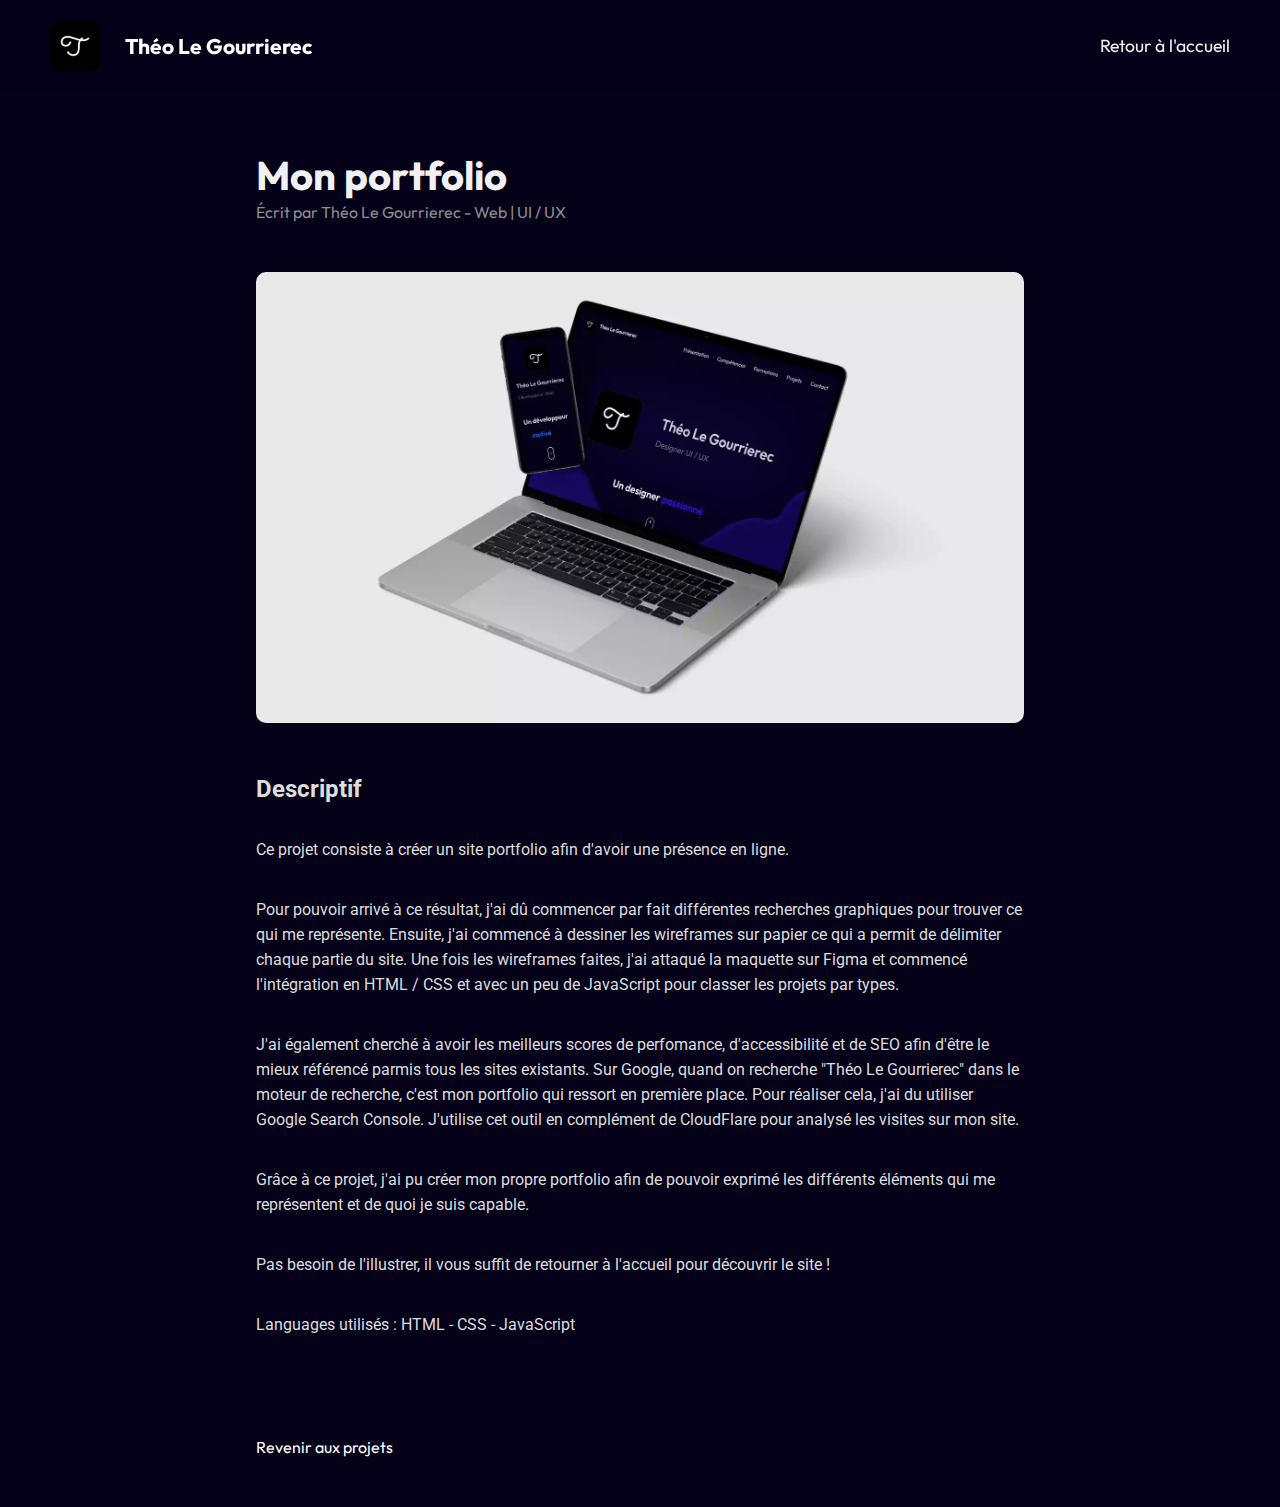
<file: portfolio.html>
<!DOCTYPE html>
<html lang="fr">

<head>
    <meta charset="UTF-8">
    <meta http-equiv="X-UA-Compatible" content="IE=edge">
    <meta name="viewport" content="width=device-width, initial-scale=1.0">
    <meta name="description" content="Matière : Intégration et Développemet Web - Construction de son site web portfolio pour avoir une présence en ligne.">
    <link rel="stylesheet" href="CSS/styles.css">
    <link rel="shortcut icon" href="Assets/accueil/logo.svg">
    <title>Portfolio - Théo Le Gourrierec</title>
</head>

<body>

    <!-- Accueil -->

    <section class="accueil" id="accueil">

        <nav class="accueil_nav">

            <a class="logo" href="index.html">
                <img src="Assets/accueil/logo.svg" alt="Mon logo">
                <h2>Théo Le Gourrierec</h2>
            </a>

            <div class="links">
                <ul>
                    <li><a class="text" href="index.html">Retour à l'accueil</a></li>
                </ul>
            </div>

            <img class="menuburger" src="Assets/accueil/menu-burger.svg" alt="Icône de menu burger">
            <img class="cross hide" src="Assets/accueil/cross.svg" alt="Icône de croix">

        </nav>

    </section>

    <!-- Contenu -->

    <main class="projets_main">

        <section class="contenu">
            <div class="titres">
                <h1>Mon portfolio</h1>
                <p>Écrit par Théo Le Gourrierec - Web | UI / UX</p>
            </div>

            <img src="Assets/projets/web/portfolio/mockup.webp" alt="Image du site portfolio">

            <div class="texts">

                <h2>Descriptif</h2>

                <p>Ce projet consiste à créer un site portfolio afin d'avoir une présence en ligne.
                </p>

                <p>Pour pouvoir arrivé à ce résultat, j'ai dû commencer par fait différentes recherches graphiques pour
                    trouver ce qui me représente. Ensuite, j'ai commencé à dessiner les wireframes sur papier ce qui a
                    permit de délimiter chaque partie du site. Une fois les wireframes faites, j'ai attaqué la maquette
                    sur Figma et commencé l'intégration en HTML / CSS et avec un peu de JavaScript pour classer les
                    projets par types.
                </p>

                <p>J'ai également cherché à avoir les meilleurs scores de perfomance, d'accessibilité et de SEO afin d'être le mieux référencé parmis
                    tous les sites existants. Sur Google, quand on recherche "Théo Le Gourrierec" dans le moteur de recherche, c'est mon portfolio
                    qui ressort en première place. Pour réaliser cela, j'ai du utiliser Google Search Console. J'utilise cet outil en complément de CloudFlare
                    pour analysé les visites sur mon site. 
                </p>

                <p>Grâce à ce projet, j'ai pu créer mon propre portfolio afin de pouvoir exprimé les différents éléments
                    qui me représentent et de quoi je suis capable.</p>

                <p>Pas besoin de l'illustrer, il vous suffit de retourner à l'accueil pour découvrir le site !</p>

                <p>Languages utilisés : HTML - CSS - JavaScript</p>

            </div>

            <a class="retour" href="index.html#projets">Revenir aux projets</a>

        </section>
    </main>
    <script defer src="JS/menu_burger.js"></script>
</body>
</html>
</file>
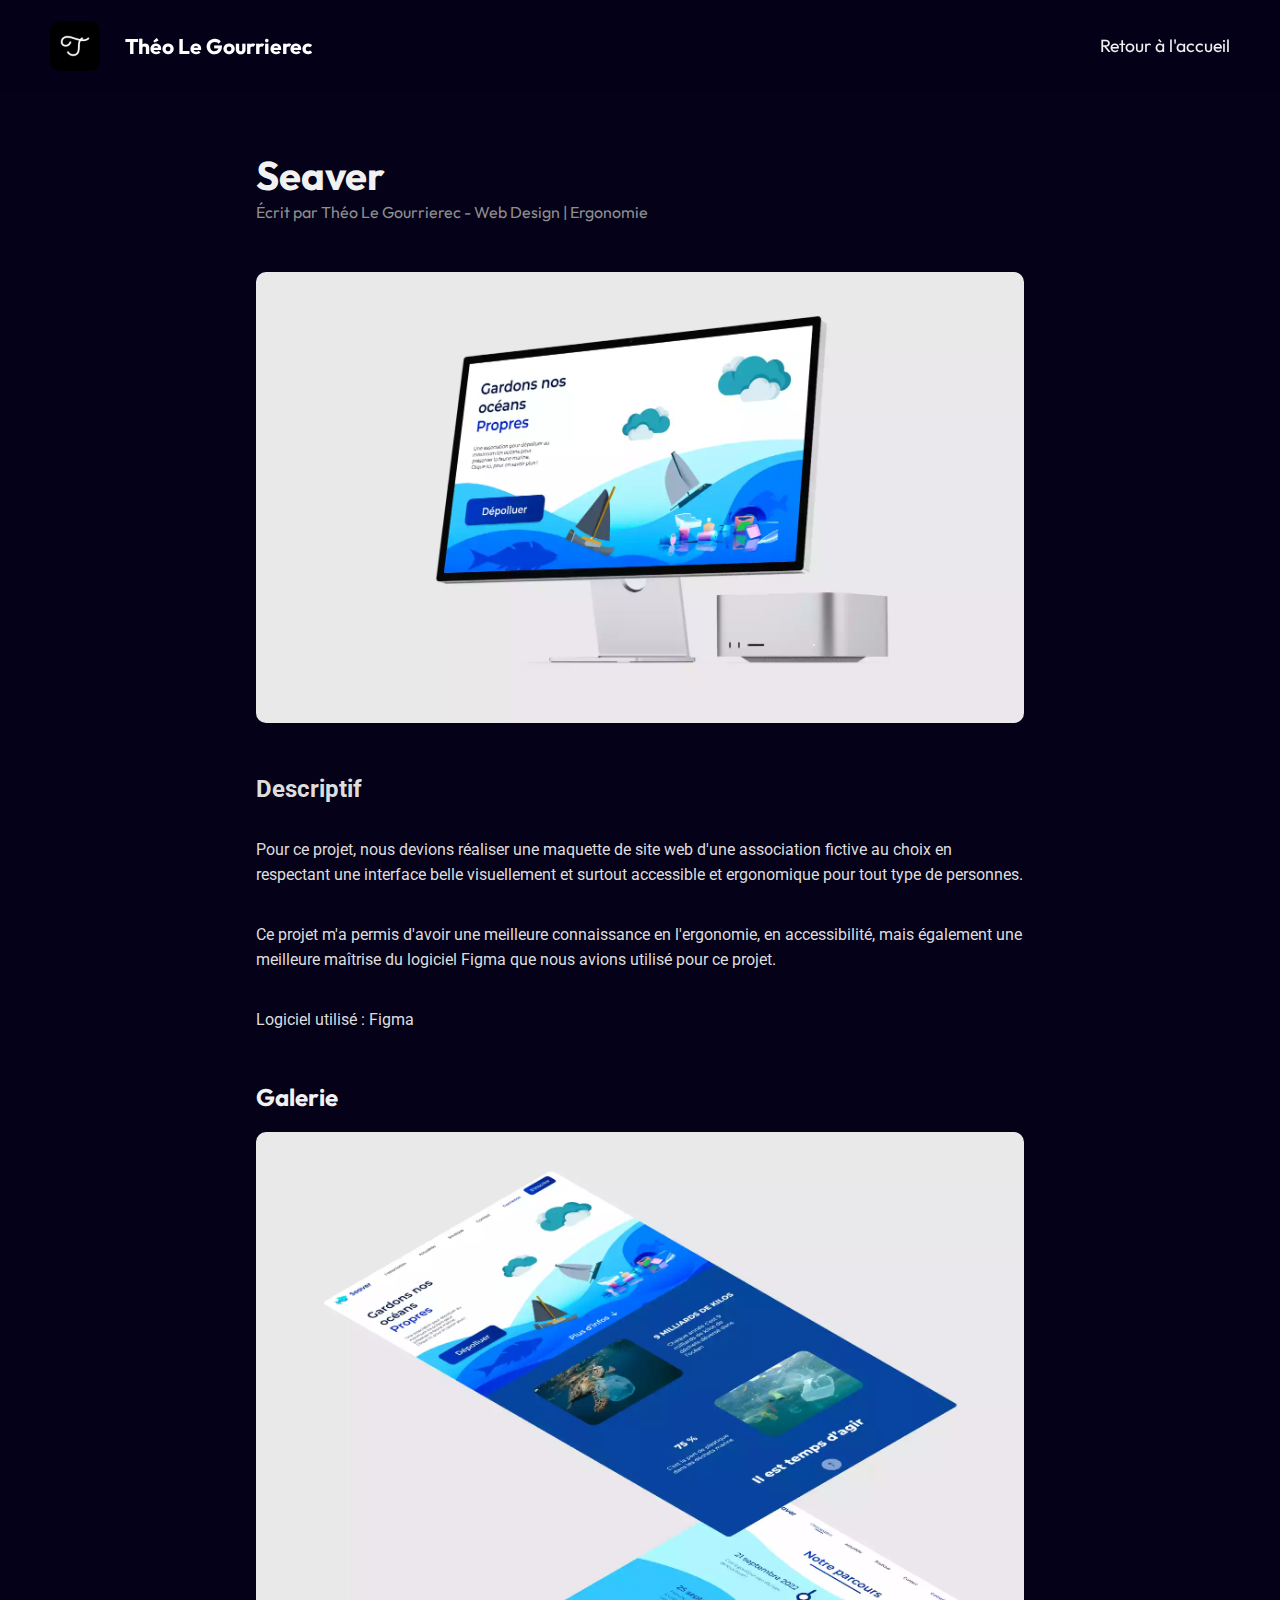
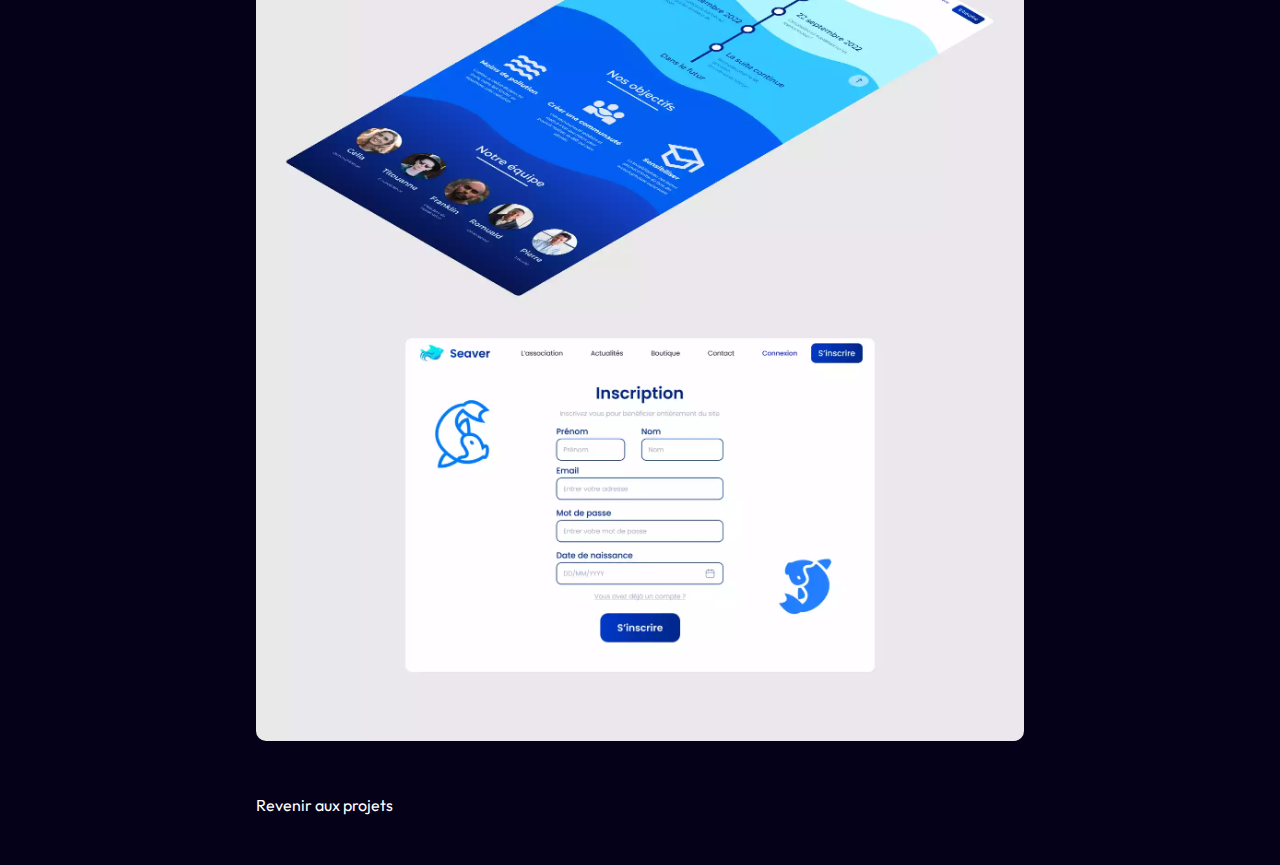
<file: seaver.html>
<!DOCTYPE html>
<html lang="fr">

<head>
    <meta charset="UTF-8">
    <meta http-equiv="X-UA-Compatible" content="IE=edge">
    <meta name="viewport" content="width=device-width, initial-scale=1.0">
    <meta name="description" content="Matière : Ergonomie et accessibilité - Construction d'une maquette pour une association fictive de manière ergonomique.">
    <link rel="stylesheet" href="CSS/styles.css">
    <link rel="shortcut icon" href="Assets/accueil/logo.svg">
    <title>Portfolio - Théo Le Gourrierec</title>
</head>

<body>

    <!-- Accueil -->

    <section class="accueil" id="accueil">

        <nav class="accueil_nav">

            <a class="logo" href="index.html">
                <img src="Assets/accueil/logo.svg" alt="Mon logo">
                <h2>Théo Le Gourrierec</h2>
            </a>

            <div class="links">
                <ul>
                    <li><a class="text" href="index.html">Retour à l'accueil</a></li>
                </ul>
            </div>

            <img class="menuburger" src="Assets/accueil/menu-burger.svg" alt="Icône de menu burger">
            <img class="cross hide" src="Assets/accueil/cross.svg" alt="Icône de croix">

        </nav>

    </section>

    <!-- Contenu -->

    <main class="projets_main">

        <section class="contenu">
            <div class="titres">
                <h1>Seaver</h1>
                <p>Écrit par Théo Le Gourrierec - Web Design | Ergonomie</p>
            </div>

            <img src="Assets/projets/web/seaver/mockup.webp" alt="Image de la maquette du site Seaver">

            <div class="texts">

                <h2>Descriptif</h2>

                <p>Pour ce projet, nous devions réaliser une maquette de site web d'une association fictive au choix en
                    respectant une interface belle visuellement et surtout accessible et ergonomique pour tout type de
                    personnes.
                </p>

                <p>Ce projet m'a permis d'avoir une meilleure connaissance en l'ergonomie, en accessibilité, mais
                    également une meilleure maîtrise du logiciel Figma que nous avions utilisé pour ce projet.
                </p>

                <p>Logiciel utilisé : Figma</p>

            </div>

            <div class="galerie">
                <h2>Galerie</h2>
                <img src="Assets/projets/web/seaver/pages.webp" alt="Différentes pages de la maquette Seaver">
            </div>

            <a class="retour" href="index.html#projets">Revenir aux projets</a>

        </section>
    </main>
    <script defer src="JS/menu_burger.js"></script>
</body>
</html>
</file>
<file: CSS/styles.css>
@import url('https://fonts.googleapis.com/css2?family=Outfit:wght@200;300;600&display=swap');
@import url('https://fonts.googleapis.com/css2?family=Roboto&display=swap');

body {
    background-color: rgb(4, 1, 24);
    margin: 0;
    padding: 0;
    text-decoration: none;
    list-style: none;
    font-family: Outfit;
    color: rgb(241, 241, 241);
    scroll-behavior: smooth;
    box-sizing: border-box;
    font-display: swap;
}

html {
    scroll-behavior: smooth;
}

::selection {
    background-color: rgb(32, 15, 147);
}

.titlesec h2 {
    font-size: 3em;
    text-align: center;
}

.soulignage {
    position: relative;
    top: -15px;
    margin: 0 auto;
    height: 8px;
    width: 100px;
    background-color: rgb(32, 15, 147);
}

section {
    margin-top: 150px;
}

/* ------------------------------------------------------- */
/* Accueil - Navbar */

.accueil_nav {
    display: flex;
    justify-content: space-between;
    align-items: center;
    background-color: rgb(4, 1, 24, 0.1);
    backdrop-filter: blur(10px);
    margin: 0 auto;
    padding: 15px 25px 15px 50px;
    font-size: 1.1em;
    position: fixed;
    top: 0;
    left: 0;
    right: 0;
    z-index: 2;
}

.v2 {
    border: rgb(32, 15, 147) 2px solid;
    border-radius: 10px;
    padding: 0 10px;
    background-color: #06021e;
    transition: 300ms ease-in-out;
}

.v2:hover {
    background-color: rgb(32, 15, 147, 0.3);
    box-shadow: 0px 0px 40px rgba(32, 15, 147, 0.5);
}

.accueil_nav .logo {
    display: flex;
    align-items: center;
    color: #fff;
    text-decoration: none;
}

.accueil_nav .logo img {
    width: 50px;
    height: 50px;
    border-radius: 10px;
}

.accueil_nav .logo h2 {
    padding-left: 25px;
    font-size: 1.2em;
}

.accueil_nav .links ul {
    display: flex;
}

.accueil_nav .links ul li {
    list-style: none;
    margin-right: 25px;
}

.accueil_nav .links ul li a {
    text-decoration: none;
    color: rgb(241, 241, 241);
    position: relative;
}

.accueil_nav .links ul li a:before {
    content: "";
    position: absolute;
    width: 100%;
    border-radius: 50px;
    height: 1.5px;
    bottom: 0;
    left: 0;
    background-color: #fff;
    visibility: hidden;
    transform: scaleX(0);
    transition: all 300ms ease-in-out;
}

.accueil_nav .links ul li a:hover:before {
    visibility: visible;
    transform: scaleX(0.5);
}

.accueil_nav .menuburger {
    display: none;
    position: absolute;
    top: 50px;
    right: 30px;
    width: 35px;
}

.accueil_nav .cross {
    display: none;
    position: absolute;
    top: 50px;
    right: 30px;
    width: 35px;
}

.accueil_nav .menuburger.hide {
    display: none;
}
  
.accueil_nav .cross.hide {
    display: none;
}


/* Accueil - Mini bio (Nom prénom et profession) */

.accueil_minibio {
    margin-top: 200px;
    display: flex;
    justify-content: center;
    align-items: center;
}

.accueil_minibio img {
    height: 225px;
    width: 225px;
    border-radius: 25px;
}

.accueil_minibio .text {
    margin-left: 100px;
    color: rgb(209, 209, 209);
}

.accueil_minibio .text h1 {
    font-size: 3em;
    font-weight: 600;
}

.accueil_minibio .text h2 {
    font-size: 2em;
    font-weight: 300;
    color: rgb(121, 121, 121);
}

#recherche_alternance {
    margin-top: -25px;
}

.accueil_typing {
    display: flex;
    justify-content: center;
    align-items: center;
    flex-wrap: wrap;
    margin: 80px 0px 100px;
}

.static-text {
    font-size: 2.5em;
    font-weight: 600;
}

.dynamic-text {
    margin-left: -25px;
    line-height: 90px;
    height: 90px;
    overflow: hidden;
}

.dynamic-text li {
    list-style: none;
    color: rgb(13, 109, 253);
    font-size: 2.5em;
    font-weight: 600;
    top: 0;
    position: relative;
    animation: slide 12s steps(4) infinite;
}

@keyframes slide {
    100% {
        top: -360px;
    }
}

.dynamic-text li {
    position: relative;
}

.dynamic-text li::after {
    content: "";
    position: absolute;
    left: 0;
    height: 100%;
    width: 100%;
    background-color: rgb(6, 2, 32);
    border-left: 2px solid rgb(13, 109, 253);
    animation: typing 3s steps(10) infinite;
}

@keyframes typing {

    40%,
    60% {
        left: calc(100% + 30px);
    }

    100% {
        left: 0;
    }
}

.accueil_backblur {
    position: absolute;
    top: 10px;
    width: 100%;
    height: 100%;
    z-index: -1;
}

.accueil_scroll_border {
    margin: 0 auto;
    position: relative;
    top: -50px;
    border-radius: 50px;
    height: 70px;
    width: 30px;
    border: 3px solid #fff;
}

.accueil_scroll_mouse {
    margin: 0 auto;
    border-radius: 50px;
    height: 15px;
    width: 5px;
    background-color: #fff;
    animation: scrollmouse 3000ms infinite;
}

@keyframes scrollmouse {

    0% {
        background-color: rgba(255, 255, 255, 0);
        transform: translateY(100%);
    }

    10% {
        background-color: rgba(255, 255, 255);
    }

    50% {
        transform: rotateY(120%);
    }

    100% {
        transform: translateY(250%);
        background-color: rgba(255, 255, 255, 0);
    }
    
}

.accueil_fond {
    display: flex;
    justify-content: space-between;
    align-items: center;
    z-index: -1;
    margin: -600px 0px 0px;
}

.accueil_fond img {
    width: max-content;
    height: 700px;
    border: none;
}


@media screen and (max-width: 1800px){
    .accueil_fond img{
        width: 40%;
    }
}


/* ------------------------------------------------------- */
/* Présentation */

.presentation_bio {
    display: flex;
    justify-content: center;
    align-items: center;
    color: rgb(241, 241, 241);
    width: 80%;
    margin: 0 auto;
    padding-top: 100px;
}

.presentation_bio img {
    width: max-content;
    height: 100%;
}

.presentation_bio .text {
    margin-left: 75px;
}

.presentation_bio .text h2 {
    font-size: 3em;
}

.presentation_bio .text p {
    font-weight: 200;
    font-size: 1.3em;
}

.presentation_bio .text button {
    cursor: pointer;
    border: none;
    margin-top: 50px;
    height: 80px;
    width: 200px;
    border: 2px solid rgb(32, 15, 147);
    background-color: rgb(32, 15, 147, 0);
    color: #fff;
    border-radius: 10px;
    font-size: 1.6em;
    font-weight: 600;
    transition: all 250ms ease-in-out;
}

.presentation_bio .text button:hover {
    background-color: rgb(32, 15, 147);
}

/* ------------------------------------------------------- */
/* Compétences */

.competences_flex {
    display: flex;
    flex-wrap: wrap;
    justify-content: center;
}

.competences_carres {
    margin: 75px 75px 0px 75px;
    height: auto;
    width: 400px;
    border: 2px solid rgb(32, 15, 147, 0.2);
    background-color: #06021e;
    border-radius: 20px;
    transition: 300ms;
}
.competences_carres:hover {
    border: 2px solid rgb(32, 15, 147, 1);
    background-color: rgb(32, 15, 147, 0.2);
    scale: 105%;
}

.competences_carres .title {
    display: flex;
    align-items: center;
    margin: 10px 0px 0px 30px;
    justify-content: start;
    flex-wrap: wrap;
    height: 100px;
}

.competences_carres .title h3 {
    margin-left: 20px;
    font-size: 1.5em;
}

.competences_carres .title img {
    width: 10%;
    height: 100%;
}

.competences_carres p {
    margin-top: -5px;
    font-size: 1.2em;
    padding: 0px 30px 10px 30px;
    font-weight: 200;
}

.competences_forme_gauche {
    position: absolute;
    z-index: -1;
}

.competences_forme_droite {
    position: absolute;
    z-index: -1;
    right: 0;
    transform: translateY(-300px);
}

/* ------------------------------------------------------- */
/* Formations */

.formations_progressbar {
    margin-top: 100px;
    width: max-content;
    height: 100%;
}

.formations_progressbarmobile {
    display: none;
    margin: 0 auto;
    height: 100%;
    padding-top: 50px;
}

/* ------------------------------------------------------- */
/* Mes projets - Critères de sélection */

.projets_categories ul {
    margin-top: 50px;
    padding: 0;
    display: flex;
    flex-wrap: wrap;
    justify-content: center;
}

.projets_categories ul li {
    list-style: none;
    padding: 20px 30px 20px 30px;
    margin: 5px 5px;
    border-radius: 10px;
    font-size: 1.3em;
    cursor: pointer;
    transition: 300ms;
}

.projets_categories ul li:hover {
    border: 2px solid rgb(32, 15, 147);
    padding: 15px 25px 15px 25px;
}

.projets_categories_active {
    background-color: rgb(32, 15, 147);
}

/* Mes projets - Projets */

.projets_mesprojets {
    display: flex;
    flex-wrap: wrap;
    justify-content: center;
    margin-top: 50px;
}

.projets_mesprojets_infos {
    text-align: center;
    text-decoration: none;
    color: #f3f3f3;
    margin: 20px 40px 20px 40px;
    transition: ease-in-out 200ms;
    scale: 95%;
    filter: saturate(25%);
}

.projets_mesprojets_infos:hover {
    scale: 100%;
    filter: saturate(100%);
}

.projets_mesprojets_infos img {
    height: 350px;
    width: 500px;
    border-radius: 25px;
    transition: all ease-in-out 250ms;
}

.projets_mesprojets_infos h3 {
    font-size: 1.5em;
}

.projets_mesprojets_infos p {
    color: #818181;
    margin-top: -15px;
    font-size: 1em;
}

/* ------------------------------------------------------- */
/* Contact */

.contact_form {
    display: flex;
    flex-direction: column;
    align-items: center;
    justify-content: center;
    width: 800px;
    margin: 0 auto;
}

.contact_form label {
    display: flex;
    flex-direction: row;
    align-items: center;
    margin: 25px 0px 10px -20px;
    width: 100%;
}

.contact_form input[type="text"],
[type="email"],
textarea {
    background-color: rgb(4, 1, 24);
    border: 2px solid rgb(32, 15, 147);
    height: 30px;
    width: 100%;
    padding: 10px;
    font-size: 1.2em;
    border-radius: 5px;
    color: #fff;
}

.contact_form textarea {
    height: 250px;
    font-size: 1.3em;
    resize: none;
}

.contact_form button {
    border-radius: 10px;
    font-size: 1.5em;
    padding: 30px;
    margin-top: 50px;
    width: 150px;
    background-color: rgb(32, 15, 147);
    font-weight: 600;
    color: #fff;
    cursor: pointer;
    border: none;
}

.contact_forme_gauche {
    position: absolute;
    z-index: -1;
    width: 20%;
    height: 100%;
    transform: translateY(-300px);
}

.contact_forme_droite {
    position: absolute;
    z-index: -1;
    right: 0;
    width: 20%;
    height: 100%;
    transform: translateY(-800px);
}

/* ------------------------------------------------------- */
/* Mes réseaux */

.reseaux_mesreseaux {
    display: flex;
    justify-content: space-evenly;
    align-items: center;
    flex-wrap: wrap;
    padding-top: 100px;
    margin: 0 auto;
    width: 60%;
}

.reseaux_mesreseaux a {
    display: flex;
    align-items: center;
    flex-direction: column;
    font-size: 1.5em;
    text-decoration: none;
    scale: 80%;
}

.reseaux_mesreseaux a img {
    width: 100%;
    height: 100%;
}

.reseaux_mesreseaux a h3 {
    color: #fff;
    font-weight: 300;
}

#reseaux_mail {
    margin-bottom: 10px;
}

.reseaux_formes {
    display: flex;
    z-index: -1;

    justify-content: space-between;
}

.reseaux_formes img {
    width: 20%;
    height: 100%;
}

/* ------------------------------------------------------- */
/* Mot de la fin - Design by Théo */

.motdefin {
    text-align: center;
    margin-top: -40px;
}

.mentionslegalesspan {
    margin-left: 10px;
    color: #fff;
}

/* ------------------------------------------------------- */
/* Mentions légales */

.mentionslegales {
    width: 60%;
    margin: 0 auto;
}

.mentionslegales p {
    color: #dddddd;
}

.mentionslegales ul li {
    color: #dddddd;
}

.sectionlegales {
    margin-bottom: 50px;
}

/* ------------------------------------------------------- */
/* Pages de projets */

.contenu {
    width: 60%;
    margin: 0 auto;
}

.contenu .titres h1 {
    font-size: 2.5em;
}

.contenu .titres p {
    color: #8e8e8e;
    margin: -25px 0px 50px;
}

.contenu img {
    width: 100%;
    height: 100%;
    border-radius: 10px;
}

.contenu .texts {
    margin: 50px 0px 50px;
    line-height: 25px;
    font-family: Roboto;
    color: #dddddd;
}

.contenu .texts p {
    margin: 35px 0px 35px;
}

.contenu .texts a {
    color: #fff;
    padding: 15px;
    background-color: rgb(32, 15, 147);
    border-radius: 5px;
    text-decoration: none;
}

.contenu .retour {
    margin: 50px 0px 50px;
    display: inline-block;
    position: relative;
    text-decoration: none;
    color: #ffffff;
}

.contenu .retour::before {
    content: "";
    position: absolute;
    width: 100%;
    border-radius: 50px;
    height: 1.5px;
    bottom: 0;
    left: 0;
    background-color: #fff;
    visibility: hidden;
    transform: scaleX(0);
    transition: all 300ms ease-in-out;
}

.contenu .retour:hover::before {
    visibility: visible;
    transform: scaleX(0.5);
}

/* ------------------------------------------------------- */
/* Responsive */

@media screen and (max-width: 850px) {

    /* Titres de section */
    .titlesec h2 {
        font-size: 2.6em;
    }

    /* Menu de navigation */
    .accueil_nav {
        padding-bottom: 20px;
        display: flex;
        align-items: center;
        background-color: rgb(4, 1, 24, 0.1);
        backdrop-filter: blur(10px);
    }

    .accueil_nav .menuburger {
        z-index: 1;
        display: block;
        scale: 75%;
        top: 35px;
    }

    .accueil_nav .cross {
        z-index: 1;
        display: block;
        scale: 75%;
        top: 32px;
    }

    .accueil_nav .links {
        top: 0;
        left: 0;
        position: absolute;
        width: 110%;
        height: 100vh;
        z-index: 1;
        display: flex;
        justify-content: center;
        align-items: center;
        background-color: rgb(4, 1, 24);
        margin-left: 110%;
        transition: all ease-in-out 500ms;
    }

    .accueil_nav .links.mobile-menu {
        margin-left: 0;
    }

    .accueil_nav .links ul {
        display: flex;
        padding: 0;
        flex-direction: column;
        align-items: center;
    }

    .accueil_nav .links ul li {
        margin-top: 25px;
        font-size: 1.7em;
    }

    /* Page d'accueil / mini-bio */
    .accueil_minibio {
        flex-direction: column;
    }

    .accueil_minibio .text {
        margin: -15px 0px 0px 0px;
        text-align: center;
    }

    .accueil_minibio .text h1 {
        font-size: 2.2em;
    }

    .accueil_minibio .text h2 {
        font-size: 1.5em;
    }

    .accueil_minibio img {
        scale: 65%;
    }

    .dynamic-text li::after {
        background-color: rgb(4, 1, 24);
    }

    .accueil_fond {
        width: 100%;
        height: 1000px;
        margin-bottom: -400px;
    }

    /* Présentation */
    .presentation_bio {
        flex-direction: column;
        align-items: center;
        padding-top: 50px;
    }

    .presentation_bio img {
        margin-bottom: 50px;
        width: 90%;
        height: 100%;
    }

    .presentation_bio .text {
        margin: -50px 0px 0px 0px;
        width: 90%;
    }

    /* Compétences */
    .competences_carres {
        width: 450px;
        margin: 50px 50px 0px 50px;
    }

    .competences_carres .title h3 {
        font-size: 1.5em;
    }

    .competences_carres p {
        font-size: 1.2em;
    }

    .competences_forme_gauche {
        width: 30%;
    }

    .competences_forme_droite {
        transform: translateY(-100px);
        width: 30%;
    }

    /* Formations */
    .formations_progressbarmobile {
        display: block;
    }

    .formations_progressbar {
        display: none;
    }

    /* Mes projets - Critères de sélection */
    .projets_categories ul li {
        font-size: 1.2em;
    }

    /* Mes projets - Projets */
    .projets_mesprojets .infos {
        scale: 90%;
    }

    .projets_mesprojets .infos:hover {
        scale: 95%;
    }

    @media screen and (max-width: 500px) {

        .projets_mesprojets_infos {
            scale: 60%;
            margin: -50px 0px -50px;
        }

        .projets_mesprojets_infos:hover {
            scale: 63%;
        }

    }

    .projets_mesprojets_infos h3 {
        font-size: 2em;
    }

    .projets_mesprojets_infos p {
        font-size: 1.4em;
    }

    /* Contact */
    .contact_form {
        width: 80%;
    }

    /* Mes réseaux */
    .reseaux_mesreseaux {
        scale: 80%;
        margin: 0 auto;
        padding-top: 50px;
        width: 80%;
    }

    /* Pages de projets */
    .contenu {
        width: 80%;
    }

    /* Mentions légales */
    .mentionslegales {
        width: 80%;
    }

}

/* ------------------------------------------------------- */
/* Autres - Scroll bar */

body::-webkit-scrollbar {
    width: 4px;
}

body::-webkit-scrollbar-thumb {
    background-color: rgb(32, 15, 147);
    border-radius: 20px;
}

.decoration {
    pointer-events: none;
    filter: blur(100px);
    opacity: 0.5;
}

/* Autres - Animation au défilement */

.reveal {
    position: relative;
    transform: translateY(100px);
    opacity: 0;
    transition: 1s all ease;
}

.reveal.active {
    transform: translateY(0);
    opacity: 1;
}
</file>
